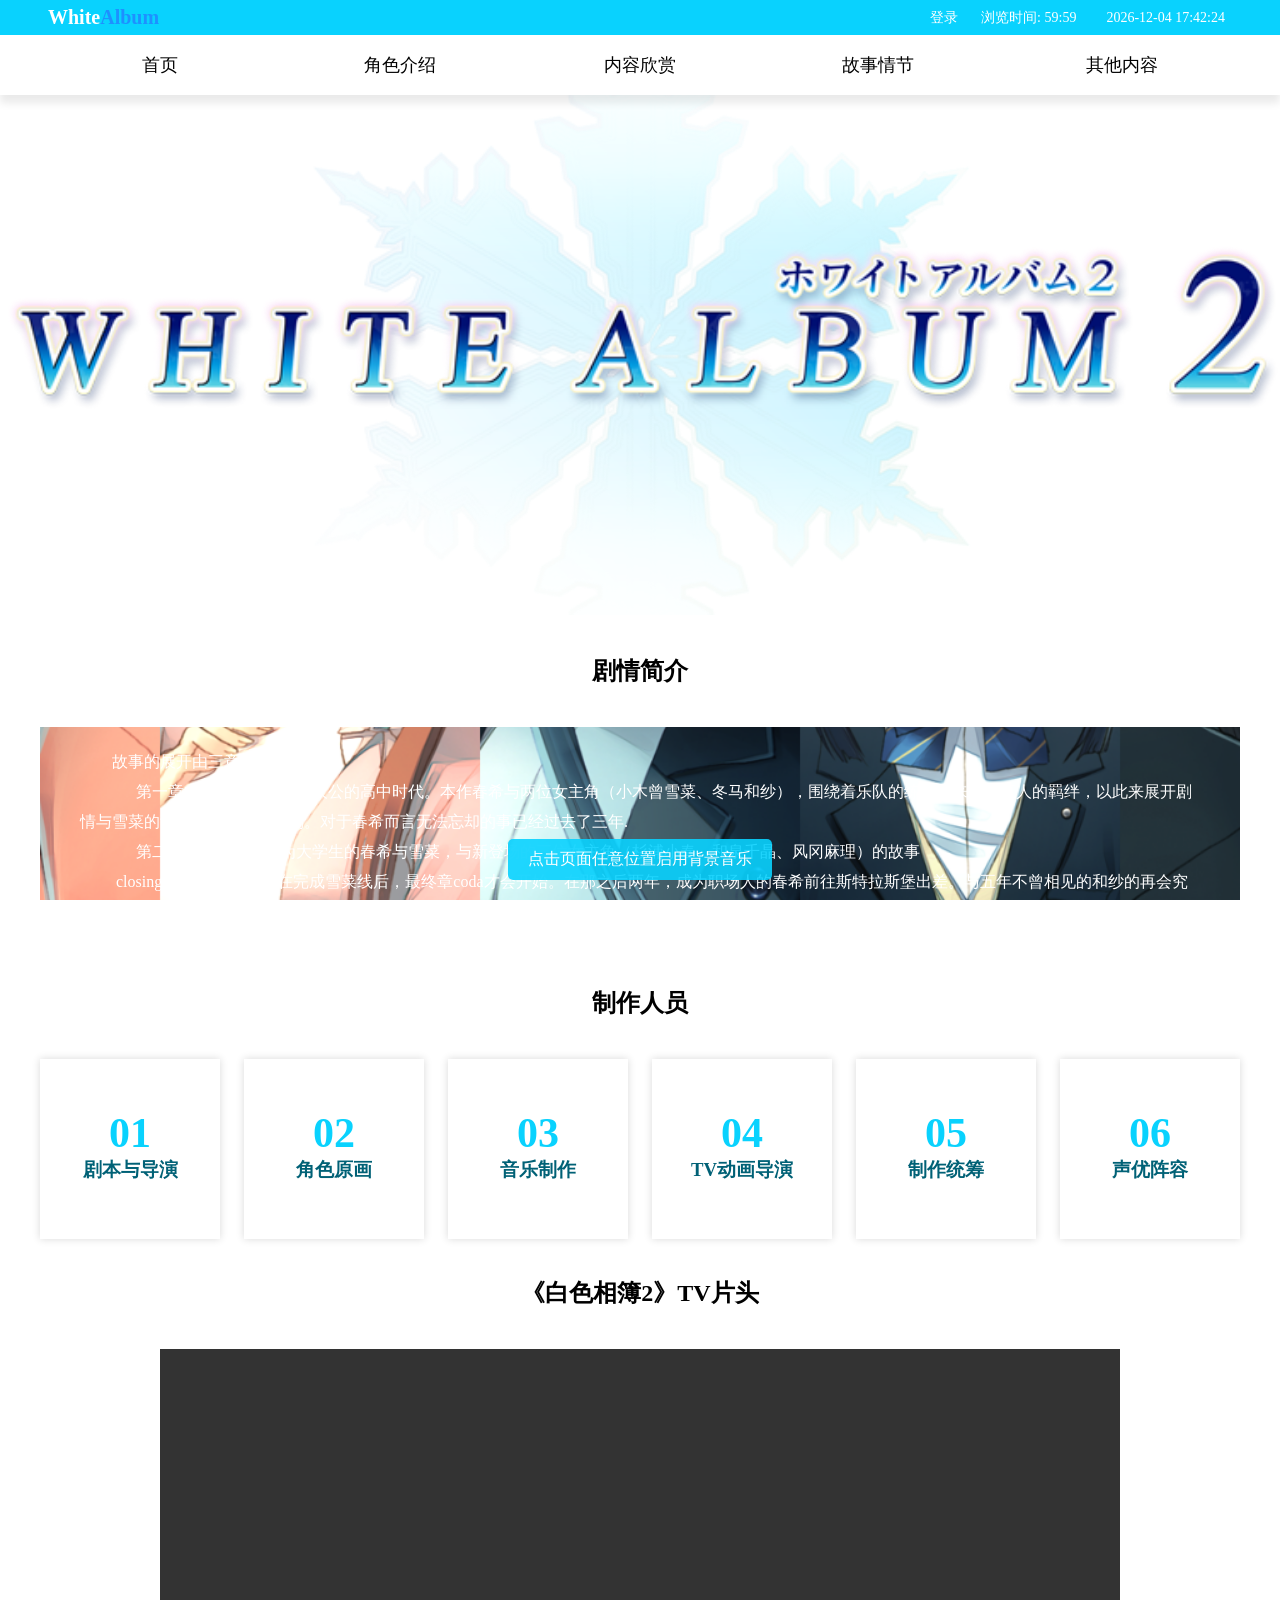
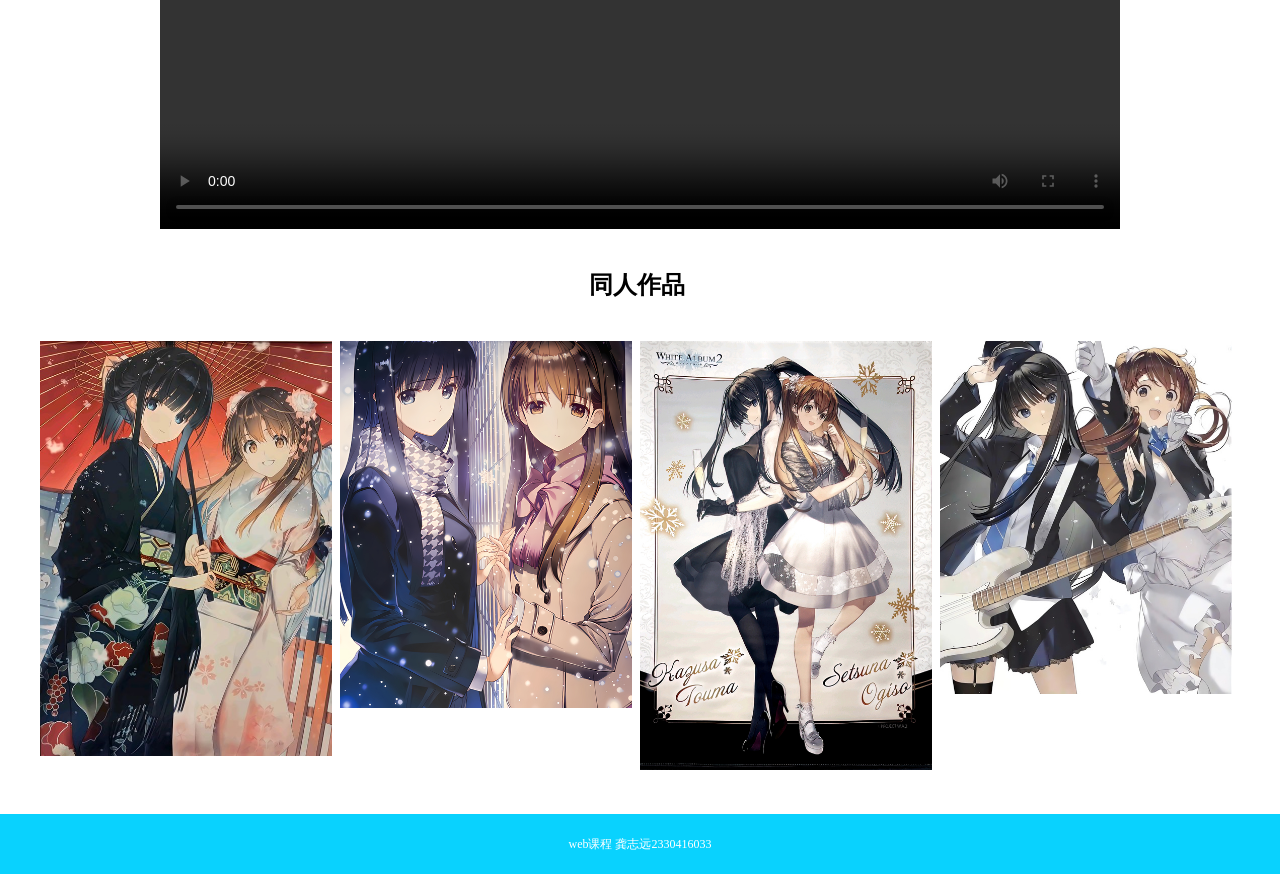
<file: index.html>
<!DOCTYPE html>
<html lang="zh_CN">

<head>
    <meta charset="UTF-8">
    <link rel="stylesheet" href="./css/common.css">
    <link rel="stylesheet" href="./css/index.css">
    <title>白色相簿2</title>
</head>

<body>
    <script>
// 统一登录状态管理
document.addEventListener('DOMContentLoaded', function() {
  const isLoggedIn = sessionStorage.getItem('isLoggedIn') === 'true';
  const loginLink = document.getElementById('loginLink');
  const logoutPanel = document.getElementById('logoutPanel');
  const logoutLink = document.getElementById('logoutLink');
  const registerItem = document.getElementById('registerItem');
  
  if (isLoggedIn) {
    loginLink.style.display = 'none';
    logoutPanel.style.display = 'block';
    if(registerItem) registerItem.style.display = 'none';
  } else {
    loginLink.style.display = 'block';
    logoutPanel.style.display = 'none';
    if(registerItem) registerItem.style.display = 'list-item';
  }
  
  if (logoutLink) {
    logoutLink.addEventListener('click', function(e) {
      e.preventDefault();
      sessionStorage.removeItem('isLoggedIn');
      window.location.reload();
    });
  }
});
</script>
	<audio id="bgm" loop style="display: none;">
		<source src="music/white album.ogg" type="audio/ogg">
	</audio>
<div class="top">
  <ul class="loginbar clearboth container" id="mainLoginBar">
    <li><a href="index.html">White<span>Album</span></a></li>
    <li id="loginStatusItem">
      <a href="login.html" id="loginLink">登录</a>
      <div id="logoutPanel" style="display: none;">
        <span>已登录</span>
        <a href="#" id="logoutLink">注销</a>
      </div>
    </li>
  </ul>
</div>
    <div id="header">
        <ul class="nav clearboth container">
            <li><a href="index.html">首页</a></li>
            <li><a href="role.html">角色介绍</a></li>
            <li><a href="appreciate.html">内容欣赏</a></li>
            <li><a href="story.html">故事情节&nbsp;</a></li>
            <li><a href="others.html">&nbsp;其他内容</a></li>
        </ul>
    </div>
    <div class="banner-wrapper clear"></div>
    <div class="container">
        <div class="column-title">
            <h2>剧情简介</h2>
        </div>
        <div class="column-one-content">
            <div class="column-one-text column-text">
              <p>故事的展开由三章组成:</p>
              <p>&nbsp; &nbsp; &nbsp; 第一章中所描绘的是，主人公的高中时代。本作春希与两位女主角（小木曾雪菜、冬马和纱），围绕着乐队的练习，来增进三人的羁绊，以此来展开剧情与雪菜的背叛，和和纱的告别。对于春希而言无法忘却的事已经过去了三年.</p>
              <p>&nbsp; &nbsp; &nbsp; 第二章描绘的是，作为大学生的春希与雪菜，与新登场的三位女主角（杉浦小春、和泉千晶、风冈麻理）的故事</p>
			  <p>&nbsp;closing chapter中，只有在完成雪菜线后，最终章coda才会开始。在那之后两年，成为职场人的春希前往斯特拉斯堡出差。与五年不曾相见的和纱的再会究竟是……</p>
            </div>
        </div>
			<div class="column-two clearboth">
		<div class="column-title">
			<h2>制作人员</h2>
		</div>
		<div class="column-two-card left">
			<h2>01</h2>
			<h3>剧本与导演</h3>
			<p>丸户史明（总编剧/导演）</p>
		</div>
		<div class="column-two-card left">
			<h2>02</h2>
			<h3>角色原画</h3>
			<p>なかむらたけし（主原画师）</p>
		</div>
		<div class="column-two-card left">
			<h2>03</h2>
			<h3>音乐制作</h3>
			<p>石川真也、中泽伴行、衣笠道雄</p>
		</div>
		<div class="column-two-card left">
			<h2>04</h2>
			<h3>TV动画导演</h3>
			<p>安藤正臣（SATELIGHT制作）</p>
		</div>
		<div class="column-two-card left">
			<h2>05</h2>
			<h3>制作统筹</h3>
			<p>下川直哉（Aquaplus社长）</p>
		</div>
		<div class="column-two-card right">
			<h2>06</h2>
			<h3>声优阵容</h3>
			<p>米泽圆（雪菜）<br>生天目仁美（冬马）<br>水岛大宙（春希）</p>
		</div>
	</div>
        <div class="column-three clear">
            <div class="column-title">
                <h2>《白色相簿2》TV片头</h2>
            </div>
            <div class="index-video">
              <video src="video/tvoplow.mp4" width="100%" height="100%" controls></video>
            </div>
        </div>
        <div class="column-four">
            <div class="column-title">
                <h2>同人作品&nbsp;</h2>
            </div>
            <div class="column-four-content clearboth">
                <div class="column-four-img"><img src="image/tr1.jpg" width="100%" height="100%" alt=""/> </div>
                <div class="column-four-img"><img src="image/tr2.jpg" width="100%" height="100%" alt=""/> </div>
                <div class="column-four-img"><img src="image/tr3.jpg" width="100%" height="100%" alt=""/> </div>
                <div class="column-four-img"><img src="image/tr5.jpg" width="100%" height="100%" alt=""/> </div>
            </div>
        </div>
    </div>
    <div class="copyright">
      web课程 龚志远2330416033
  </div>
	
<script src="./js/index.js"></script>
</body>

</html>
</file>
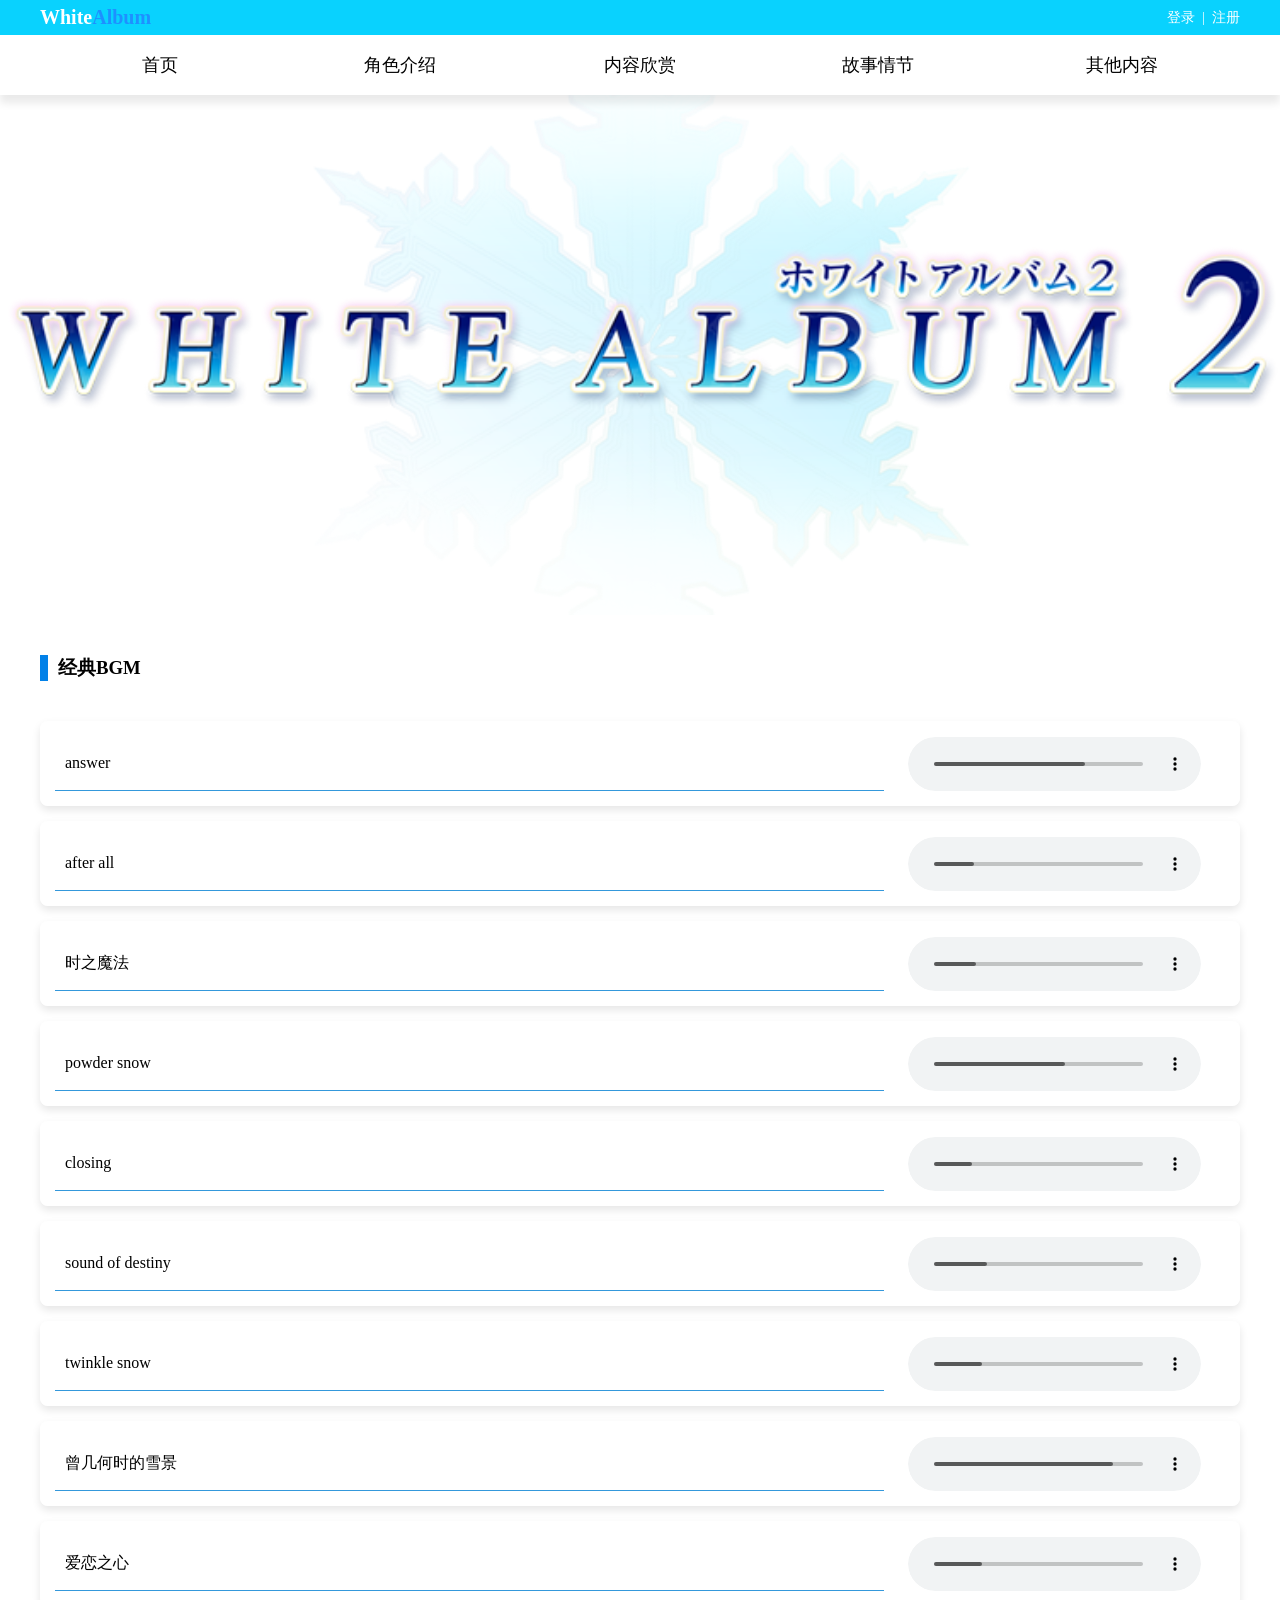
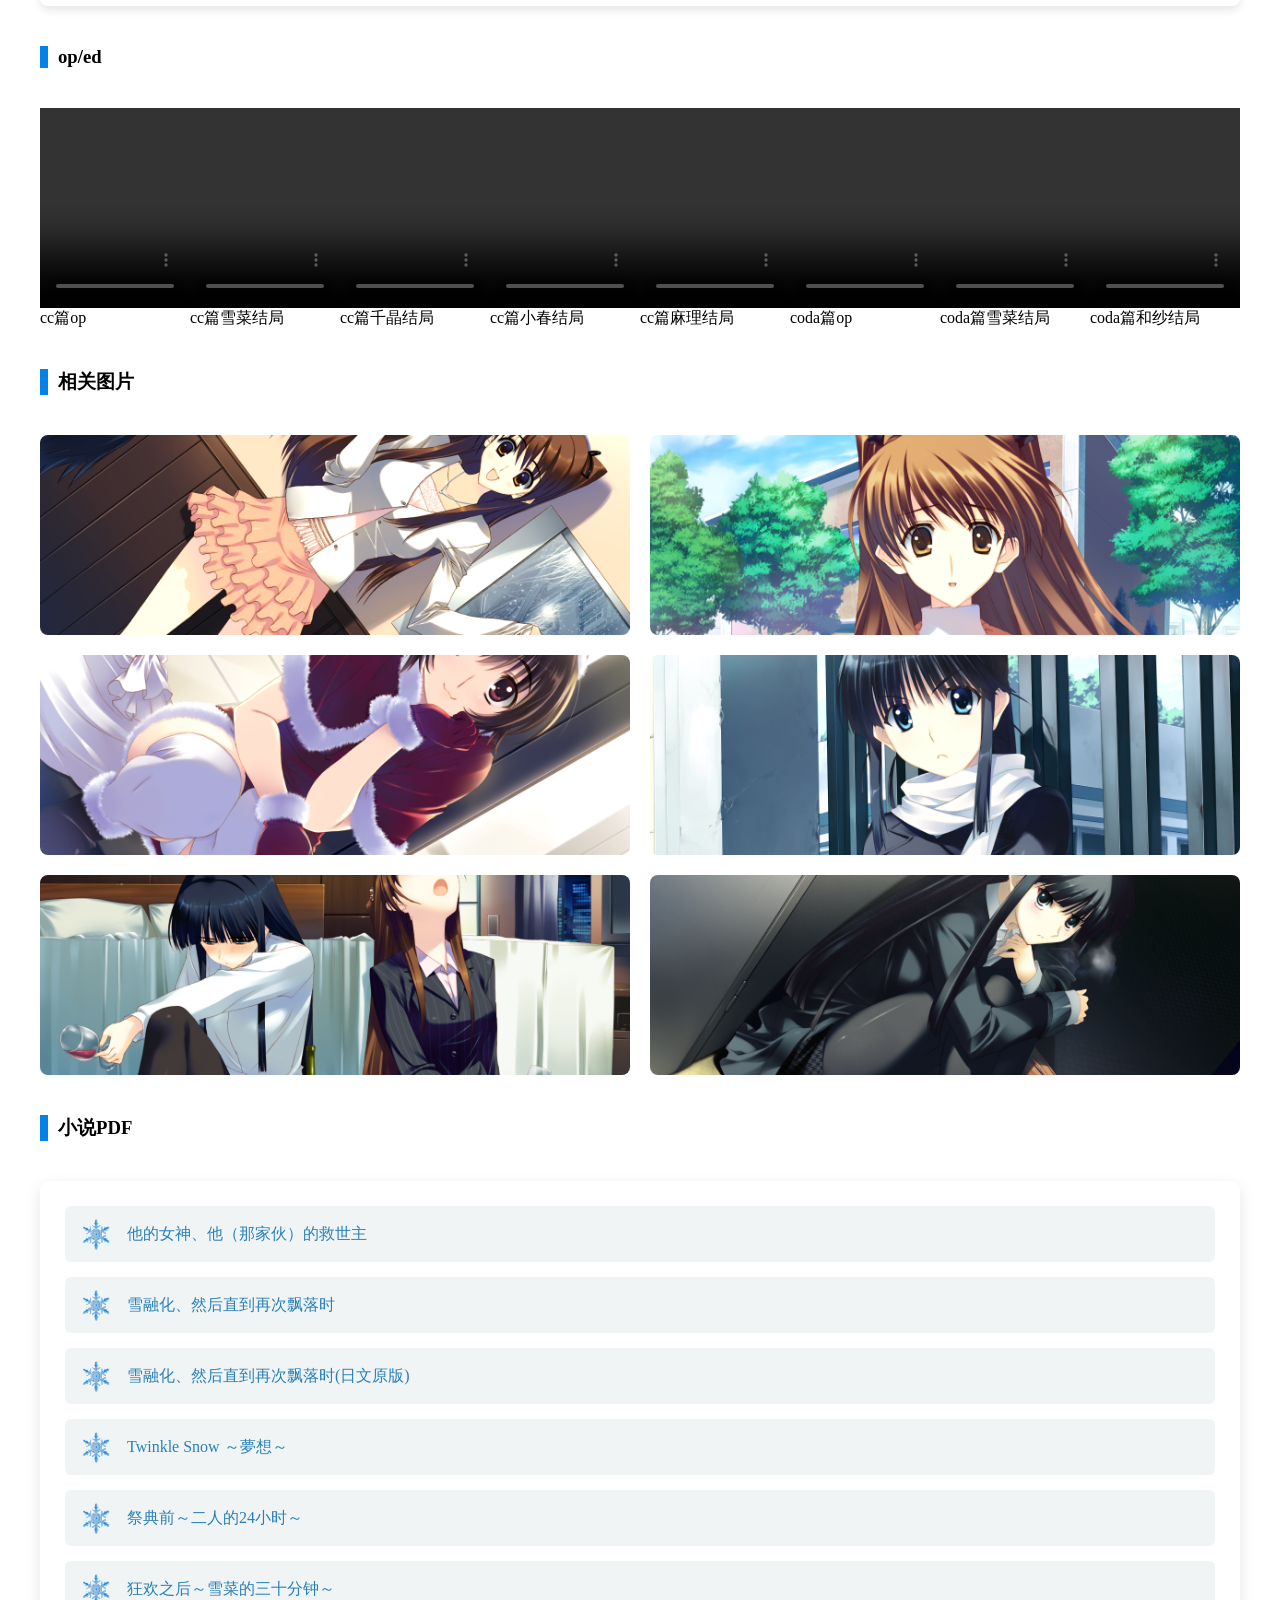
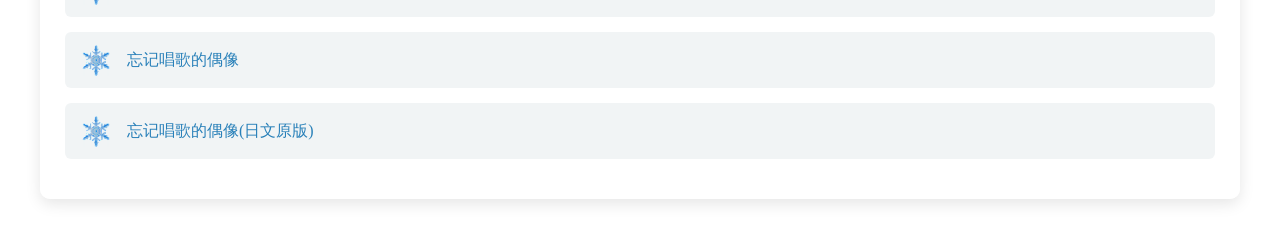
<file: appreciate.html>
<!doctype html>
<html>
<head>
<meta charset="UTF-8">
<link rel="stylesheet" href="./css/common.css">
<link rel="stylesheet" href="css/appreciate.css">
<title>内容欣赏</title>
</head>

<body>
    <div class="top">
        <ul class="loginbar clearboth container">
            <li><a href="index.html">White<span>Album</span></a></li>
            <li>&nbsp;&nbsp;|&nbsp;&nbsp;<a href="register.html">注册</a></li>
            <li><a href="login.html">登录</a></li>
        </ul>
    </div>
    <div id="header">
        <ul class="nav clearboth container">
            <li><a href="index.html">首页</a></li>
            <li><a href="role.html">角色介绍</a></li>
            <li><a href="appreciate.html">内容欣赏</a></li>
            <li><a href="story.html">故事情节&nbsp;</a></li>
            <li><a href="others.html">&nbsp;其他内容</a></li>
        </ul>
    </div>
	<div class="banner-wrapper clear"></div>
	    <div class="container">
        <div class="column-title">
            <h3>经典BGM</h3>
        </div>
        <div class="video-column-music">
            <ul>
                <li>
                    <p>answer</p>
                    <audio src="music/answer.ogg" controls></audio>
                </li>
                <li>
                    <p>after all</p>
                    <audio src="music/after all.ogg" controls></audio>
                </li>
                <li>
                    <p>时之魔法</p>
                    <audio src="music/时之魔法.ogg" controls></audio>
                </li>
                <li>
                    <p>powder snow</p>
                    <audio src="music/powder snow 雪菜.ogg" controls></audio>
                </li>
                <li>
                    <p>closing</p>
                    <audio src="music/closing.ogg" controls></audio>
                </li>
                <li>
                    <p>sound of destiny</p>
                    <audio src="music/sound of destiny.ogg" controls></audio>
                </li>
                <li>
                    <p>twinkle snow</p>
                    <audio src="music/twinkle snow.ogg" controls></audio>
                </li>
				<li>
                    <p>曾几何时的雪景</p>
                    <audio src="music/いつか見た景色 (曾几何时的雪景).ogg" controls></audio>
                </li>
				<li>
                    <p>爱恋之心</p>
                    <audio src="music/「愛する心」(爱恋之心).ogg" controls></audio>
                </li>
            </ul>
        </div>
        <div class="column-title">
            <h3>op/ed</h3>
        </div>
        <div class="video-clip-card-wrapper flexbox">
            <div class="video-clip-card">
                <div class="video-clip-v">
                    <video src="video/ccop.mp4" controls width="100%" height="135px"></video>
                </div>
                <div class="video-clip-t">
                    <p>cc篇op</p>
                </div>
            </div>
            <div class="video-clip-card">
                <div class="video-clip-v">
                    <video src="video/ccset.mp4" controls width="100%" height="135px"></video>
                </div>
                <div class="video-clip-t">
                    <p>cc篇雪菜结局</p>
                </div>
            </div>
            <div class="video-clip-card">
                <div class="video-clip-v">
                    <video src="video/cccj.mp4" controls width="100%" height="135px"></video>
                </div>
                <div class="video-clip-t">
                    <p>cc篇千晶结局</p>
                </div>
            </div>
            <div class="video-clip-card">
                <div class="video-clip-v">
                    <video src="video/ccchun.mp4" controls width="100%" height="135px"></video>
                </div>
                <div class="video-clip-t">
                    <p>cc篇小春结局</p>
                </div>
            </div>
            <div class="video-clip-card">
                <div class="video-clip-v">
                    <video src="video/ccmali.mp4" controls width="100%" height="135px"></video>
                </div>
                <div class="video-clip-t">
                    <p>cc篇麻理结局</p>
                </div>
            </div>
            <div class="video-clip-card">
                <div class="video-clip-v">
                    <video src="video/codaop.mp4" controls width="100%" height="135px"></video>
                </div>
                <div class="video-clip-t">
                    <p>coda篇op</p>
                </div>
            </div>
            <div class="video-clip-card">
                <div class="video-clip-v">
                    <video src="video/codaset.mp4" controls width="100%" height="135px"></video>
                </div>
                <div class="video-clip-t">
                    <p>coda篇雪菜结局</p>
                </div>
            </div>
            <div class="video-clip-card">
                <div class="video-clip-v">
                    <video src="video/codakaz.mp4" controls width="100%" height="135px"></video>
                </div>
                <div class="video-clip-t">
                    <p>coda篇和纱结局</p>
                </div>
            </div>
        </div>
		<!-- 新增图片区块 -->
		<div class="column-title">
			<h3>相关图片</h3>
		</div>
		<div class="image-gallery flexbox">
			<div class="gallery-item">
				<img src="image/v100200.png" 
				data-images="image/v100301.png,image/v100400.png,image/v101400.png,image/v102000.png" 	 
				alt="IC">
			</div>
			<div class="gallery-item">
				<img src="image/v200200.png" 
				data-images="image/v200001.png,image/v200300.png,image/v200201.png,image/v200302.png,image/v200500.png,image/v201801.png" 
				alt="CC雪菜">
			</div>
			<div class="gallery-item">
				<img src="image/v204600.png" 
				data-images="image/v203100.png,image/v204700.png,image/v220400.png,image/v204700.png,image/v204200.png" 
				alt="CC千晶">
			</div>
			<div class="gallery-item">
				<img src="image/v203000.png"
				data-images="image/v200101.png,image/v202000.png,image/v202900.png,image/v202901.png" 
				alt="CC小春">
			</div>
			<div class="gallery-item">
				<img src="image/v208000.png" 
				data-images="image/v208102.png,image/v208800.png,image/v211100.png,image/v211000.png,image/v220601.png" 
				alt="coda雪菜">
			</div>
			<div class="gallery-item">
				<img src="image/v207300.png" 
				data-images="image/v206100.png,image/v220500.png,image/v207200.png,image/v210900.png,image/v210200.png" 
				alt="coda冬马">
			</div>
		</div>

		<!-- 新增PDF区块 -->
		<div class="column-title">
			<h3>小说PDF</h3>
		</div>
		<div class="pdf-section">
			<div class="pdf-item">
				<a href="pdf/他的女神、他（那家伙）的救世主.pdf" class="pdf-link">
					<img src="image/icon.png" class="pdf-icon" alt="图标">
					他的女神、他（那家伙）的救世主
				</a>
			</div>
			<div class="pdf-item">
				<a href="pdf/雪融化、然后直到再次飘落时.pdf" class="pdf-link">
					<img src="image/icon.png" class="pdf-icon" alt="图标">
					雪融化、然后直到再次飘落时
				</a>
			</div>
			<div class="pdf-item">
				<a href="pdf/特典ノベル1『雪が解け、そして雪が降るまで』.pdf" class="pdf-link">
					<img src="image/icon.png" class="pdf-icon" alt="图标">
					雪融化、然后直到再次飘落时(日文原版)
				</a>
			</div>
			<div class="pdf-item">
				<a href="pdf/Twinkle Snow ～夢想～.pdf" class="pdf-link">
					<img src="image/icon.png" class="pdf-icon" alt="图标">
					Twinkle Snow ～夢想～
				</a>
			</div>
			<div class="pdf-item">
				<a href="pdf/祭典前～二人的24小时～.pdf" class="pdf-link">
					<img src="image/icon.png" class="pdf-icon" alt="图标">
					祭典前～二人的24小时～
				</a>
			</div>
			<div class="pdf-item">
				<a href="pdf/狂欢之后～雪菜的三十分钟～.pdf" class="pdf-link">
					<img src="image/icon.png" class="pdf-icon" alt="图标">
					狂欢之后～雪菜的三十分钟～
				</a>
			</div>
			<div class="pdf-item">
				<a href="pdf/忘记唱歌的偶像.pdf" class="pdf-link">
					<img src="image/icon.png" class="pdf-icon" alt="图标">
					忘记唱歌的偶像
				</a>
			</div>
			<div class="pdf-item">
				<a href="pdf/特典ノベル2『歌を忘れた偶像（アイドル）』.pdf" class="pdf-link">
					<img src="image/icon.png" class="pdf-icon" alt="图标">
					忘记唱歌的偶像(日文原版)
				</a>
			</div>
		</div>
    </div>
<script src="./js/appreciate.js"></script>
</body>
</html>
</file>
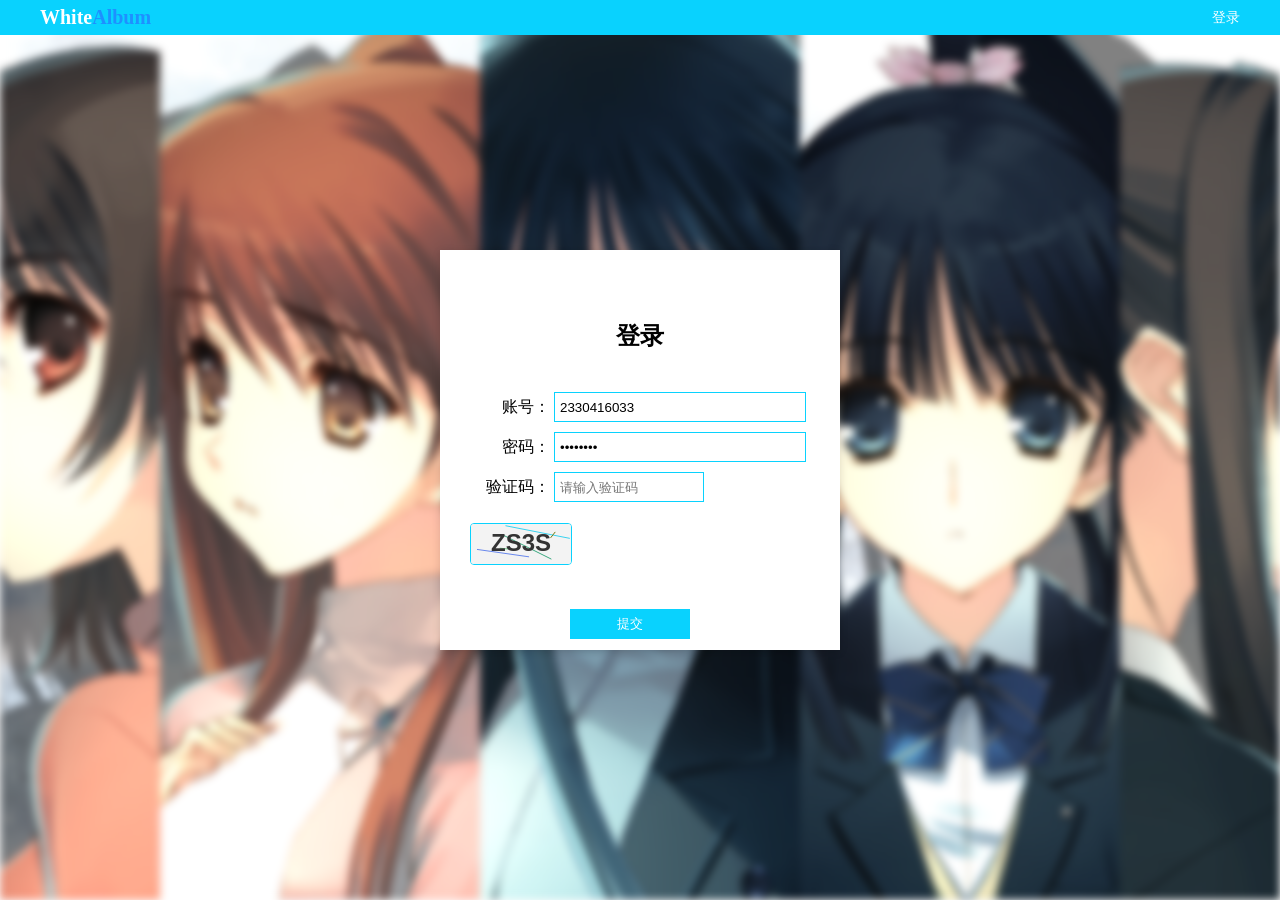
<file: login.html>
<!DOCTYPE html>
<html lang="zh_CN">
<head>
    <meta charset="UTF-8">
    <link rel="stylesheet" href="./css/common.css">
    <link rel="stylesheet" href="css/loginregister.css">
    <title>登录</title>
</head>
<body>
    <div id="bg-box">
        <div class="top">
            <ul class="loginbar clearboth container">
                <li><a href="index.html">White<span>Album</span></a></li>
                <li id="loginStatusItem">
                    <a href="login.html" id="loginLink">登录</a>
                    <div id="logoutPanel" style="display: none;">
                        <span>已登录</span>
                        <a href="#" id="logoutLink">注销</a>
                    </div>
                </li>
            </ul>
        </div>
        <form action="javascript:void(0);" method="POST" class="rigister-form" id="loginForm">
            <h2>登录</h2>
            <div id="loginError" class="error-message" style="text-align: center; color: red; margin-bottom: 15px; display: none;"></div>
            <div class="account-bar">
                <label for="loginAccount">账号：</label>
                <input type="text" id="loginAccount" name="loginAccount" value="2330416033" readonly>
            </div>
            <div class="account-bar">
                <label for="loginPassword">密码：</label>
                <input type="password" id="loginPassword" name="loginPassword" value="password" readonly>
            </div>
            <div class="account-bar">
                <label for="captcha">验证码：</label>
                <input type="text" id="captcha" name="captcha" placeholder="请输入验证码">
                <div class="error-message" id="captchaError"></div>
                <div id="captchaContainer" style="display: inline-block; margin-left: 10px; vertical-align: middle;"></div>
            </div>
            <div class="submit-bar"><input type="submit" value="提交"></div>
        </form>
    </div>
    
    <script>

        // 生成验证码
        function generateCaptcha() {
            const chars = '0123456789ABCDEFGHIJKLMNOPQRSTUVWXYZ';
            let captcha = '';
            for (let i = 0; i < 4; i++) {
                captcha += chars.charAt(Math.floor(Math.random() * chars.length));
            }
            return captcha;
        }

        // 显示验证码
        function displayCaptcha(captcha) {
            const container = document.getElementById('captchaContainer');
            container.innerHTML = '';
            const canvas = document.createElement('canvas');
            canvas.width = 100;
            canvas.height = 40;
            const ctx = canvas.getContext('2d');
            
            // 背景
            ctx.fillStyle = '#f3f3f3';
            ctx.fillRect(0, 0, canvas.width, canvas.height);
            
            // 干扰线
            for (let i = 0; i < 5; i++) {
                ctx.strokeStyle = `rgb(${Math.random() * 255},${Math.random() * 255},${Math.random() * 255})`;
                ctx.beginPath();
                ctx.moveTo(Math.random() * canvas.width, Math.random() * canvas.height);
                ctx.lineTo(Math.random() * canvas.width, Math.random() * canvas.height);
                ctx.stroke();
            }
            
            // 验证码文本
            ctx.font = 'bold 24px Arial';
            ctx.fillStyle = '#333';
            ctx.textAlign = 'center';
            ctx.textBaseline = 'middle';
            ctx.fillText(captcha, canvas.width / 2, canvas.height / 2);
            
            container.appendChild(canvas);
            return captcha;
        }

        // 初始化页面
        document.addEventListener('DOMContentLoaded', function() {
            // 检查登录状态
            const isLoggedIn = sessionStorage.getItem('isLoggedIn') === 'true';
            if (isLoggedIn) {
                window.location.href = 'index.html';
                return;
            }

            // 生成并显示验证码
            const captcha = generateCaptcha();
            currentCaptcha = displayCaptcha(captcha);

            // 表单提交处理
            document.getElementById('loginForm').addEventListener('submit', function(e) {
                e.preventDefault();
                
                const captchaInput = document.getElementById('captcha').value.trim();
                const errorElement = document.getElementById('captchaError');
                
                // 清除错误信息
                errorElement.textContent = '';
                
                // 验证验证码
                if (captchaInput.toUpperCase() !== currentCaptcha) {
                    errorElement.textContent = '验证码错误';
                    // 刷新验证码
                    currentCaptcha = displayCaptcha(generateCaptcha());
                    return;
                }
                
                // 登录成功
                sessionStorage.setItem('isLoggedIn', 'true');
                window.location.href = 'index.html';
            });
        });
        
    </script>
</body>
</html>
</file>
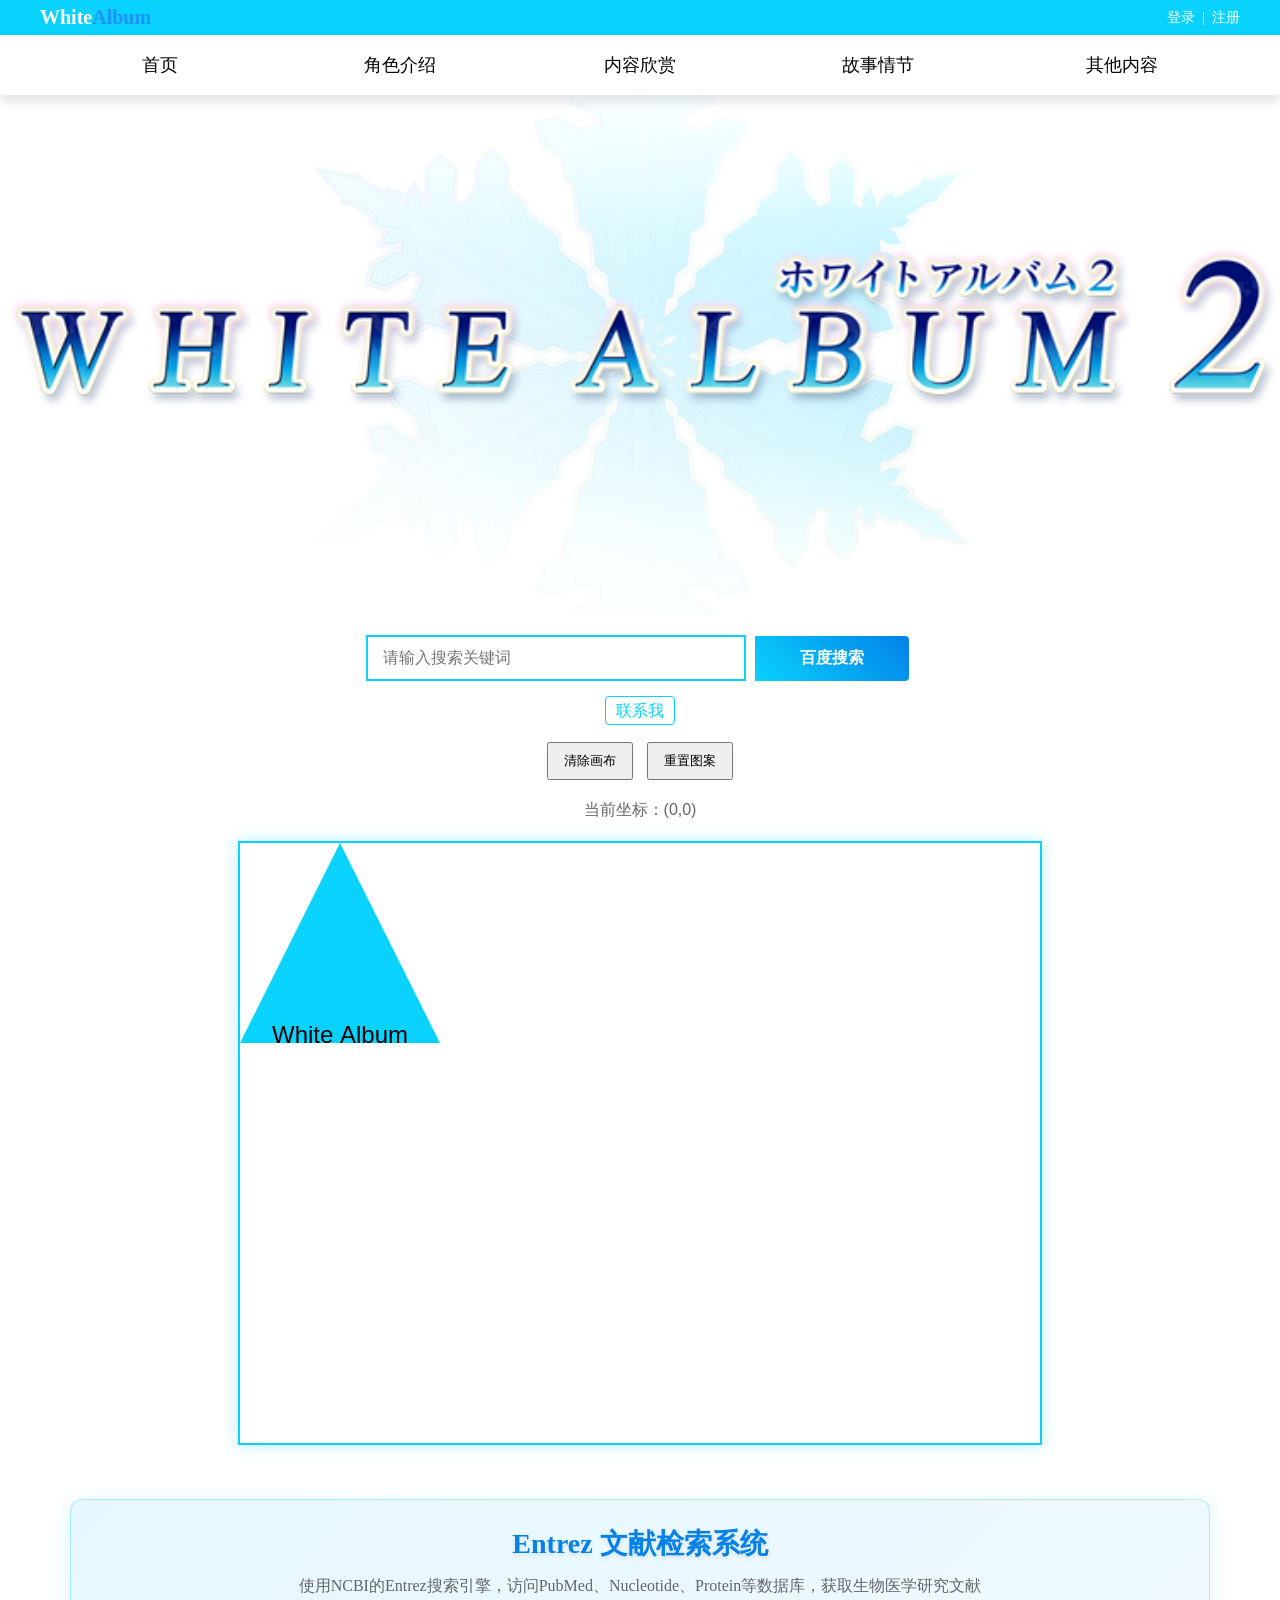
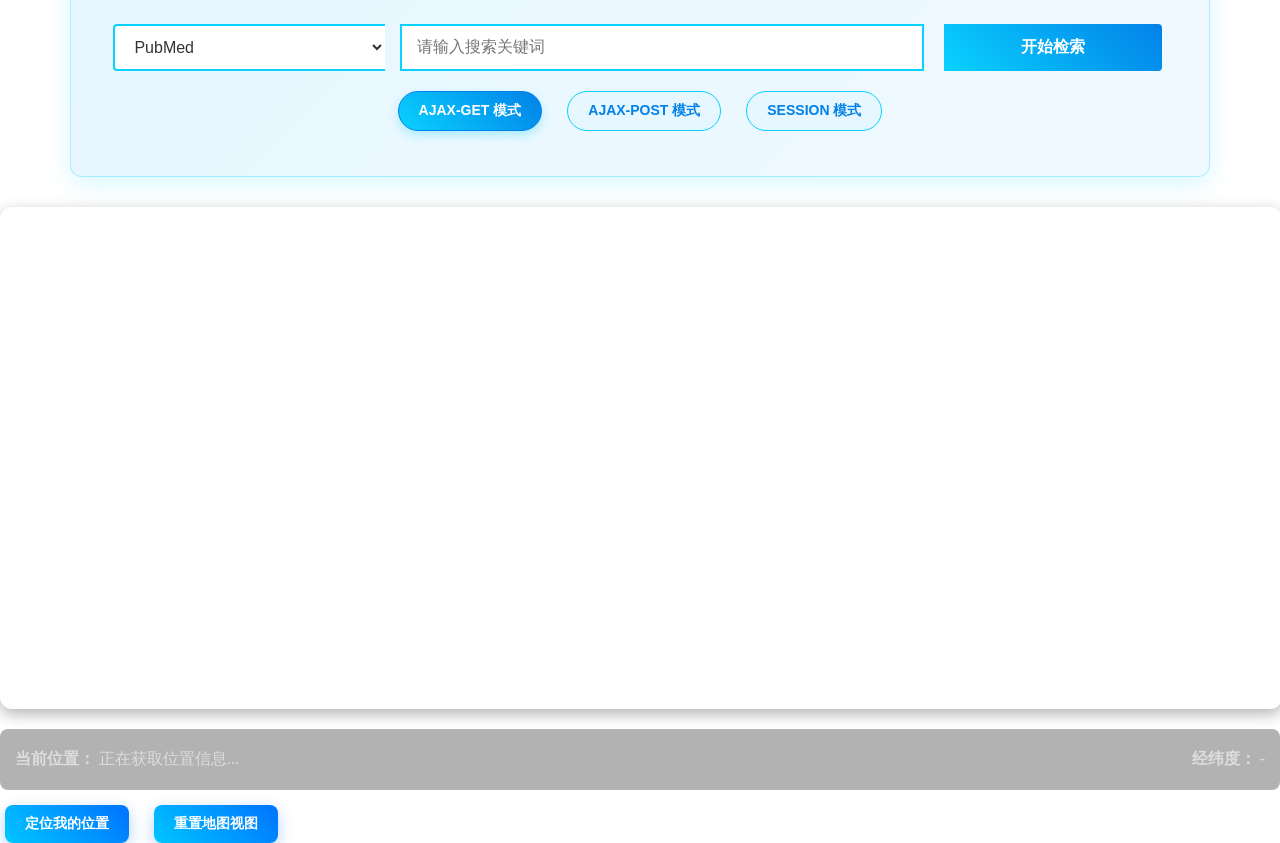
<file: others.html>
<!DOCTYPE html>
<html>
<head>
    <meta charset="UTF-8">
	<link rel="stylesheet" href="./css/common.css">
    <link rel="stylesheet" href="./css/others.css">
    <title>其他内容</title>
	<script type="text/javascript" src="https://api.map.baidu.com/api?v=3.0&ak=2xNzVp94n5zLXKDdaG3wi4N0wNVgiGpa"></script>
</head>
<body>
	<div class="top">
	<ul class="loginbar clearboth container">
		<li><a href="index.html">White<span>Album</span></a></li>
		<li>&nbsp;&nbsp;|&nbsp;&nbsp;<a href="register.html">注册</a></li>
		<li><a href="login.html">登录</a></li>
	</ul>
    </div>
    <div id="header">
        <ul class="nav clearboth container">
            <li><a href="index.html">首页</a></li>
            <li><a href="role.html">角色介绍</a></li>
            <li><a href="appreciate.html">内容欣赏</a></li>
            <li><a href="story.html">故事情节&nbsp;</a></li>
            <li><a href="others.html">&nbsp;其他内容</a></li>
        </ul>
    </div>
	<div class="banner-wrapper clear"></div>
	
	<div class="search-container">
		<form action="https://www.baidu.com/s" 
			  method="get" 
			  target="_blank"
			  class="baidu-search">
			<input type="text" 
				   name="wd" 
				   placeholder="请输入搜索关键词"
				   class="search-input">
			<button type="submit" class="search-btn">百度搜索</button>
		</form>
	</div>
	
	<div class="contact-section">
    <a href="mailto:2894107596@qq.com?subject=联系我"
       class="email-link"
       title="联系我">
       联系我
    </a>
	</div>
	<div class="controls">
		<button id="clearBtn">清除画布</button>
		<button id="initBtn">重置图案</button>
	</div>
	
	<div class="coordinates">当前坐标：<span id="pos">(0,0)</span></div>
    <canvas id="drawingCanvas" width="800" height="600"></canvas>
	
	<!-- Entrez 搜索引擎 -->
    <div class="entrez-container">
        <div class="entrez-header">
            <h2>Entrez 文献检索系统</h2>
            <p>使用NCBI的Entrez搜索引擎，访问PubMed、Nucleotide、Protein等数据库，获取生物医学研究文献</p>
        </div>
        
       <form id="entrezSearchForm" class="entrez-form" action="Entrez_do.php" method="post">
            <select name="db" class="search-select" id="databaseSelect">
                <option value="pubmed">PubMed</option>
                <option value="nucleotide">Nucleotide</option>
                <option value="protein">Protein</option>
                <option value="genome">Genome</option>
                <option value="structure">Structure</option>
                <option value="taxonomy">Taxonomy</option>
            </select>
            <input type="text" name="term" placeholder="请输入搜索关键词" class="search-input" id="searchTerm">
            <button type="submit" class="search-btn">开始检索</button>
        </form>
        
        <div class="mode-selector">
            <button class="mode-btn active" data-mode="get">AJAX-GET 模式</button>
            <button class="mode-btn" data-mode="post">AJAX-POST 模式</button>
            <button class="mode-btn" data-mode="session">SESSION 模式</button>
        </div>
        
        <div class="error-message" id="errorMessage"></div>
        
        <div class="loading" id="loadingIndicator">
            <div class="spinner"></div>
            <p>正在检索文献，请稍候...</p>
        </div>
        
        <div class="results-container" id="resultsContainer">
            <div class="results-header">
                <div class="results-count" id="resultsCount">找到 0 条结果</div>
            </div>
            <div id="resultsList"></div>
            <div class="pagination" id="pagination"></div>
        </div>
        
        <div class="deep-mining" id="deepMining">
            <h3>深度文献挖掘工具</h3>
            <div class="tool-container">
                <button class="tool-btn" data-tool="summary">
                    <i class="fas fa-file-alt"></i> 获取摘要
                </button>
                <button class="tool-btn" data-tool="related">
                    <i class="fas fa-link"></i> 相关文献
                </button>
                <button class="tool-btn" data-tool="citations">
                    <i class="fas fa-quote-right"></i> 引用文献
                </button>
                <button class="tool-btn" data-tool="similar">
                    <i class="fas fa-copy"></i> 相似文献
                </button>
                <button class="tool-btn" data-tool="download">
                    <i class="fas fa-download"></i> 下载数据
                </button>
            </div>
        </div>
    </div>


	<!-- 在HTML中添加地图容器 -->
	<div id="map-container"></div>
	<div class="location-info">
		<p><strong>当前位置：</strong> <span id="current-location">正在获取位置信息...</span></p>
		<p><strong>经纬度：</strong> <span id="coordinates">-</span></p>
		
	</div>
	<div class="map-controls">
		<button id="locate-btn">定位我的位置</button>
		<button id="reset-map">重置地图视图</button>
	</div>

	<script src="./js/others.js"></script>

</body>
</html>
</file>
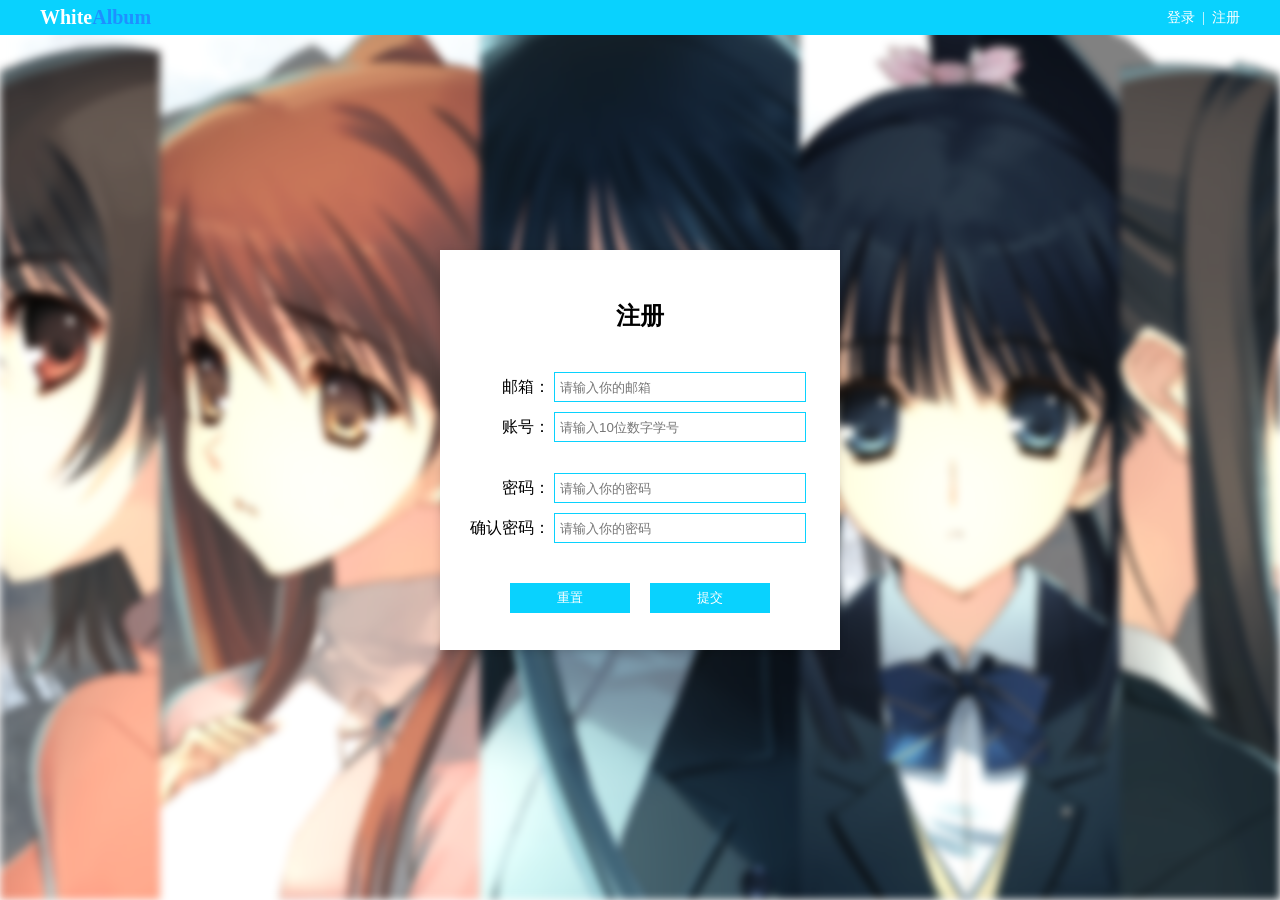
<file: register.html>
<!DOCTYPE html>
<html lang="zh_CN">
<head>
    <meta charset="UTF-8">
    <link rel="stylesheet" href="./css/common.css">
    <link rel="stylesheet" href="./css/loginregister.css">
    <title>注册</title>
</head>
<body>
    <div id="bg-box">
        <div class="top">
            <ul class="loginbar clearboth container">
                <li><a href="index.html">White<span>Album</span></a></li>
                <li>&nbsp;&nbsp;|&nbsp;&nbsp;<a href="register.html">注册</a></li>
                <li><a href="login.html">登录</a></li>
            </ul>
        </div>
        <form action="register_process.php" method="POST" class="rigister-form login-form" id="registerForm">
            <h2>注册</h2>
            <div id="registerError" class="error-message" style="text-align: center; color: red; margin-bottom: 15px; display: none;"></div>
            <div class="account-bar">
                <label for="registerEmail">邮箱：</label>
                <input type="email" id="registerEmail" name="registerEmail" placeholder="请输入你的邮箱">
            </div>
            <div class="account-bar">
                <label for="registerAccount">账号：</label>
                <input type="text" id="registerAccount" name="registerAccount" placeholder="请输入10位数字学号">
                <div class="error-message" id="registerAccountError"></div>
            </div>
            <div class="account-bar">
                <label for="registerPassword">密码：</label>
                <input type="password" id="registerPassword" name="registerPassword" placeholder="请输入你的密码">
            </div>
            <div class="account-bar">
                <label for="registerConfirm">确认密码：</label>
                <input type="password" id="registerConfirm" name="registerConfirm" placeholder="请输入你的密码">
            </div>
            <div class="submit-bar"><input type="reset" value="重置"><input type="submit" value="提交"></div>
        </form>
    </div>
    
    <script>
        // 显示URL中的错误信息
        const urlParams = new URLSearchParams(window.location.search);
        const error = urlParams.get('error');
        if (error) {
            document.getElementById('registerError').textContent = error;
            document.getElementById('registerError').style.display = 'block';
        }

        document.getElementById('registerForm').addEventListener('submit', function(e) {
            const accountInput = document.getElementById('registerAccount');
            const errorElement = document.getElementById('registerAccountError');
            const account = accountInput.value.trim();
            
            // 清除之前的错误信息
            errorElement.textContent = '';
            accountInput.classList.remove('error');
            
            // 验证学号
            if (!/^\d{10}$/.test(account)) {
                e.preventDefault();
                errorElement.textContent = '学号必须是10位数字';
                accountInput.classList.add('error');
                accountInput.focus();
            }
        });
    </script>
</body>
</html>
</file>
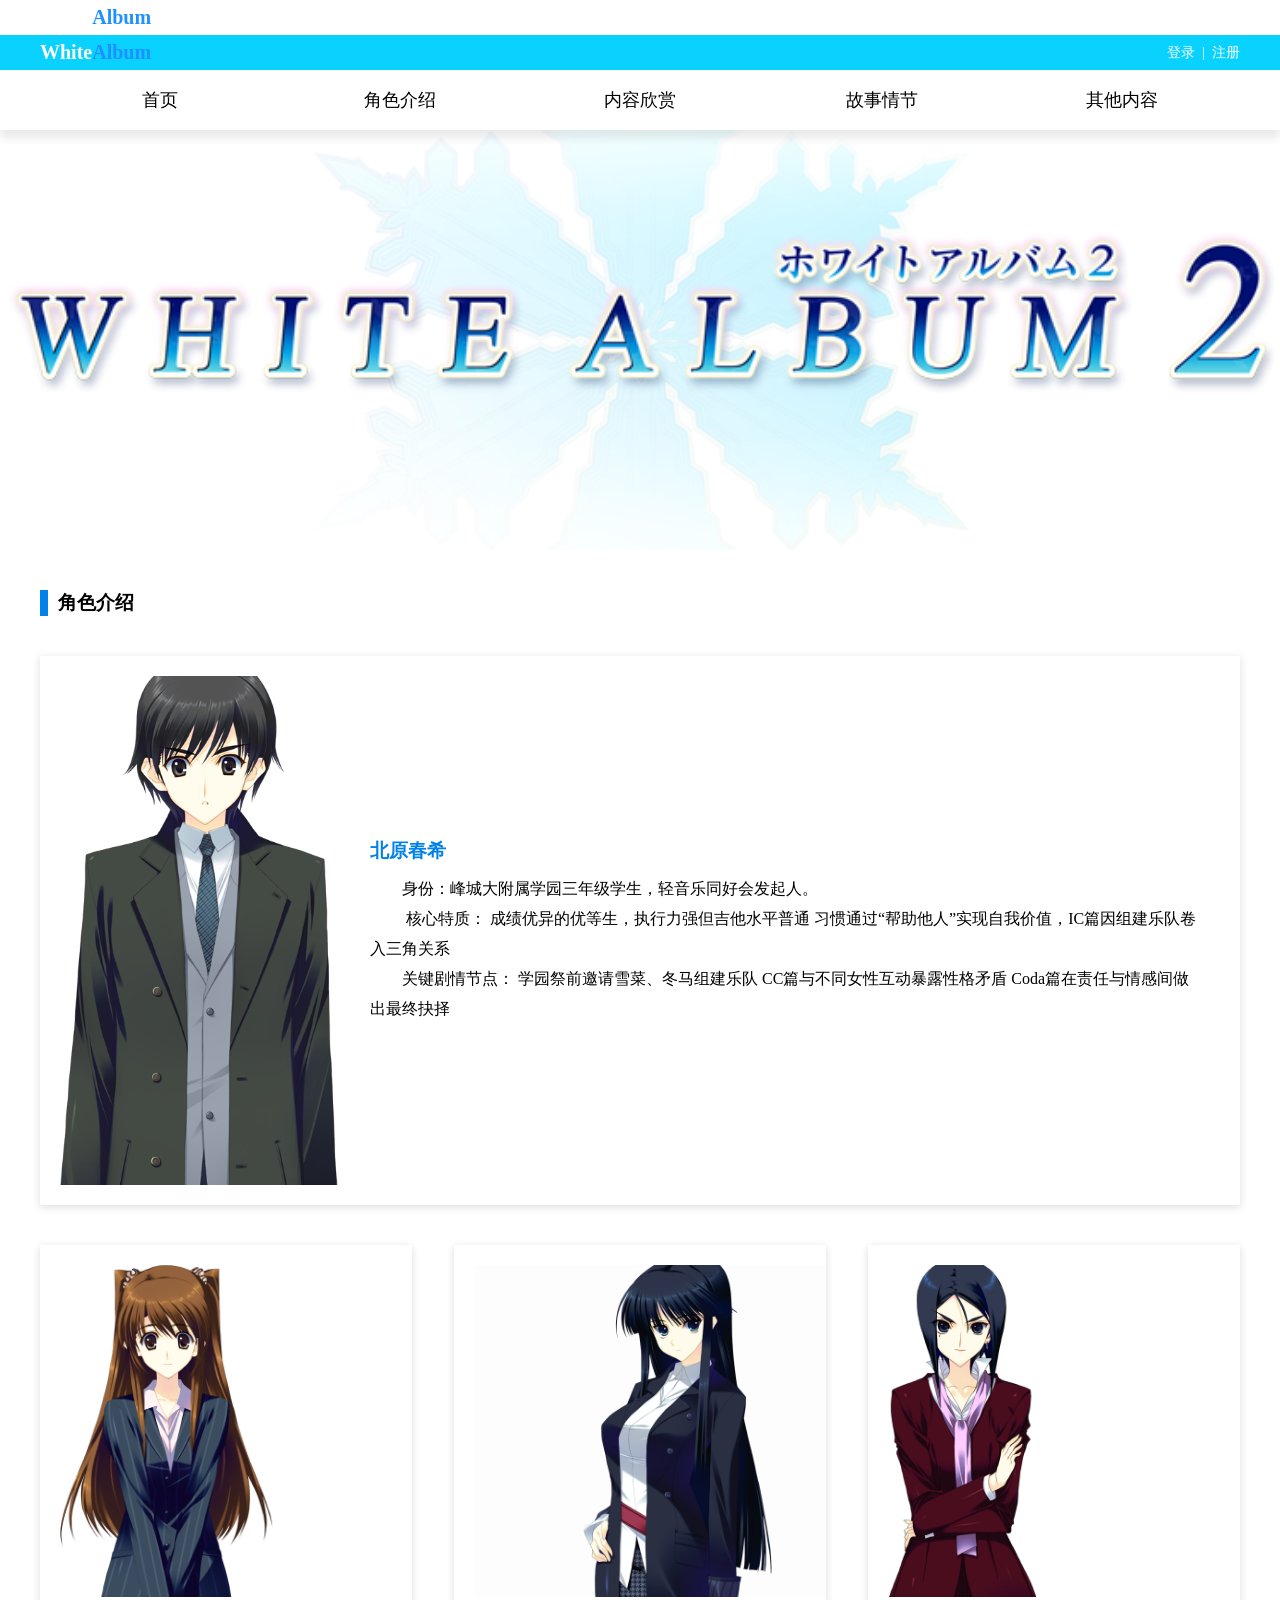
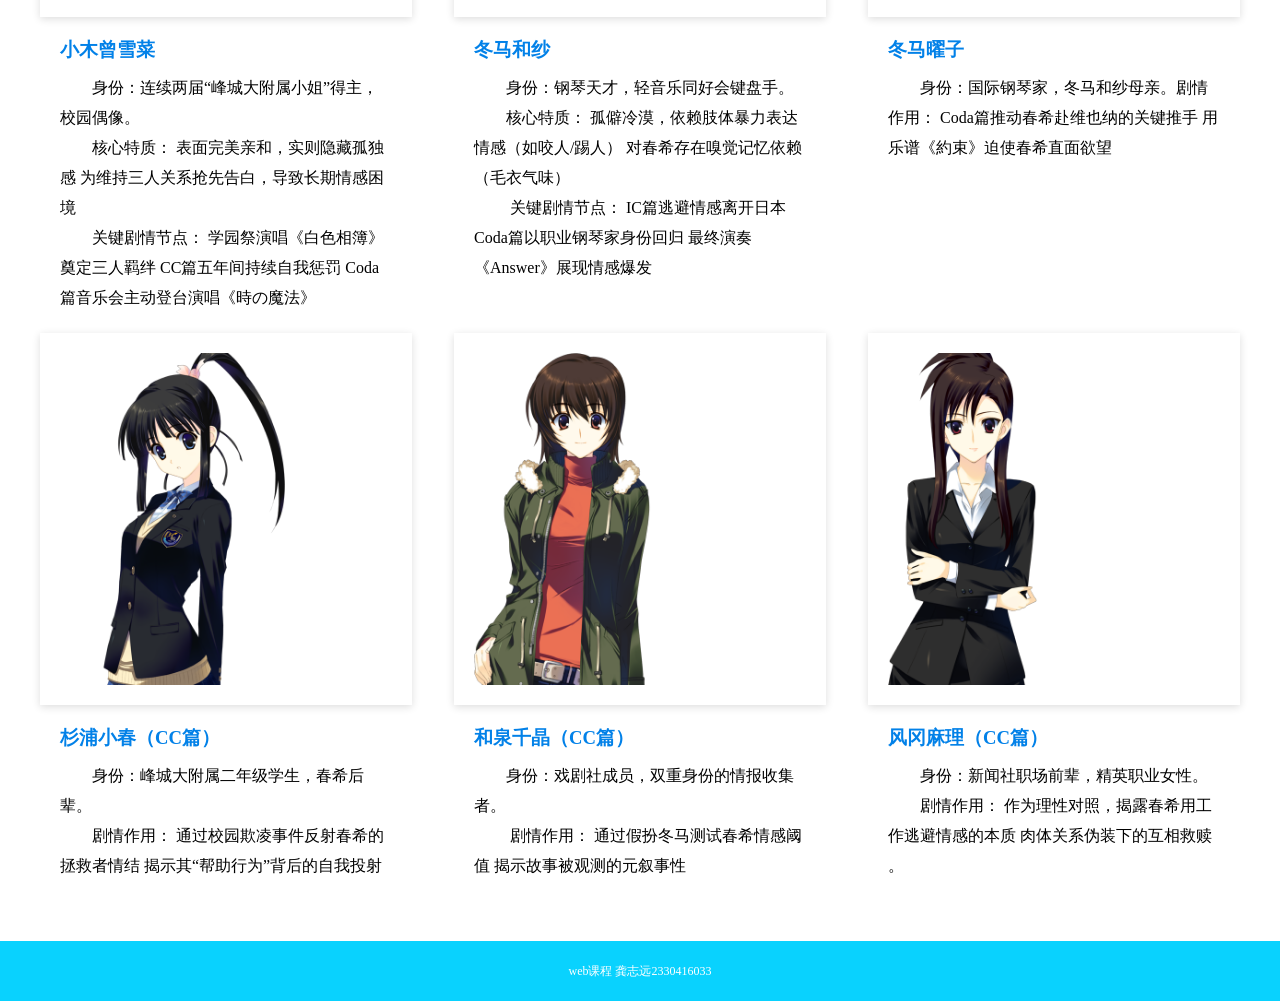
<file: role.html>
<!DOCTYPE html>
<html lang="zh_CN">

<head>
    <meta charset="UTF-8">
    <link rel="stylesheet" href="./css/common.css">
    <link rel="stylesheet" href="./css/role.css">
    <title>角色介绍</title>
    <!-- 在header部分添加登录状态管理 -->
<ul class="loginbar clearboth container">
    <li><a href="index.html">White<span>Album</span></a></li>
    <li id="loginStatusItem">
        <a href="login.html" id="loginLink">登录</a>
        <div id="logoutPanel" style="display: none;">
            <span>已登录</span>
            <a href="#" id="logoutLink">注销</a>
        </div>
    </li>
</ul>

<script>
    // 所有页面的登录状态管理
    document.addEventListener('DOMContentLoaded', function() {
        const isLoggedIn = sessionStorage.getItem('isLoggedIn') === 'true';
        const loginLink = document.getElementById('loginLink');
        const logoutPanel = document.getElementById('logoutPanel');
        const logoutLink = document.getElementById('logoutLink');
        
        if (isLoggedIn) {
            loginLink.style.display = 'none';
            logoutPanel.style.display = 'block';
        } else {
            loginLink.style.display = 'block';
            logoutPanel.style.display = 'none';
        }
        
        // 注销功能
        if (logoutLink) {
            logoutLink.addEventListener('click', function(e) {
                e.preventDefault();
                sessionStorage.removeItem('isLoggedIn');
                window.location.reload();
            });
        }
    });
</script>
</head>

<body>
    <div class="top">
        <ul class="loginbar clearboth container">
            <li><a href="index.html">White<span>Album</span></a></li>
            <li>&nbsp;&nbsp;|&nbsp;&nbsp;<a href="register.html">注册</a></li>
            <li><a href="login.html">登录</a></li>
        </ul>
    </div>
    <div id="header">
        <ul class="nav clearboth container">
            <li><a href="index.html">首页</a></li>
            <li><a href="role.html">角色介绍</a></li>
            <li><a href="appreciate.html">内容欣赏</a></li>
            <li><a href="story.html">&nbsp;故事情节</a></li>
            <li><a href="others.html">&nbsp;其他内容</a></li>
        </ul>
    </div>
    <div class="child-banner clear"></div>
    <div class="container">
        <div class="column-title">
            <h3>角色介绍</h3>
        </div>
        <div class="role-card-wrapper2 flexbox">
            <div class="column-img role-img2">
                <img src="image/har002101.png" alt="">
            </div>
            <div class="column-text role-text">
                <h3>北原春希&nbsp;</h3>
                <p>身份​​：峰城大附属学园三年级学生，轻音乐同好会发起人。</p>
                <p>&nbsp;​​核心特质​​： 成绩优异的优等生，执行力强但吉他水平普通 习惯通过“帮助他人”实现自我价值，IC篇因组建乐队卷入三角关系&nbsp;​​</p>
<p>关键剧情节点​​： 学园祭前邀请雪菜、冬马组建乐队 CC篇与不同女性互动暴露性格矛盾 Coda篇在责任与情感间做出最终抉择 </p>
            </div>
        </div>
        <div class="role-card-wrapper flexbox">
            <div class="role-card">
                <div class="column-img role-img">
                    <img src="image/set025100.png" alt="" height="691">
                </div>
                <div class="column-text role-text">
                    <h3>小木曾雪菜</h3>
                  <p>身份​​：连续两届“峰城大附属小姐”得主，校园偶像。&nbsp;​​</p>
                  <p>核心特质​​： 表面完美亲和，实则隐藏孤独感 为维持三人关系抢先告白，导致长期情感困境&nbsp;​​</p>
                    <p>关键剧情节点​​： 学园祭演唱《白色相簿》奠定三人羁绊 CC篇五年间持续自我惩罚 Coda篇音乐会主动登台演唱《時の魔法》</p>
                </div>
            </div>
            <div class="role-card">
                <div class="column-img role-img">
                    <img src="image/kaz031100.png" alt="">
                </div>
                <div class="column-text role-text">
                    <h3>冬马和纱&nbsp;</h3>
                  <p>​​
                      ​​身份​​：钢琴天才，轻音乐同好会键盘手。
                      ​​</p>
                  <p>核心特质​​：
                      
                      孤僻冷漠，依赖肢体暴力表达情感（如咬人/踢人）
                      对春希存在嗅觉记忆依赖（毛衣气味）</p>
                    <p>&nbsp;​​关键剧情节点​​：
                      IC篇逃避情感离开日本
                      Coda篇以职业钢琴家身份回归
                      最终演奏《Answer》展现情感爆发 </p>
                </div>
            </div>
            <div class="role-card">
                <div class="column-img role-img">
                    <img src="image/you002101.png" alt="">
                </div>
                <div class="column-text role-text">
                    <h3>冬马曜子&nbsp;</h3>
                    <p>​​
					​​身份​​：国际钢琴家，冬马和纱母亲。
					​​剧情作用​​：

					Coda篇推动春希赴维也纳的关键推手
					用乐谱《約束》迫使春希直面欲望
					</p>
                </div>
            </div>
            <div class="role-card">
                <div class="column-img role-img">
                    <img src="image/koh001001.png" alt="">
                </div>
                <div class="column-text role-text">
                    <h3>杉浦小春（CC篇）​​ ​​&nbsp;</h3>
                  <p>身份​​：峰城大附属二年级学生，春希后辈。
                      ​​</p>
                    <p>剧情作用​​：
                      
                      通过校园欺凌事件反射春希的拯救者情结
                      揭示其“帮助行为”背后的自我投射 </p>
                </div>
            </div>
            <div class="role-card">
                <div class="column-img role-img">
                    <img src="image/izu004001.png" alt="">
                </div>
                <div class="column-text role-text">
                    <h3>和泉千晶（CC篇）​​ ​​&nbsp;</h3>
                  <p>身份​​：戏剧社成员，双重身份的情报收集者。&nbsp;</p>
                    <p>&nbsp;​​剧情作用​​：
                      
                      通过假扮冬马测试春希情感阈值
                      揭示故事被观测的元叙事性 </p>
                </div>
            </div>
            <div class="role-card">
                <div class="column-img role-img">
                    <img src="image/mar002001.png" alt="">
                </div>
                <div class="column-text role-text">
                    <h3>风冈麻理（CC篇）&nbsp;</h3>
                  <p>​​
                      ​​身份​​：新闻社职场前辈，精英职业女性。
                      ​​</p>
                    <p>剧情作用​​：
                      
                      作为理性对照，揭露春希用工作逃避情感的本质
                      肉体关系伪装下的互相救赎
                      。</p>
                </div>
            </div>
        </div>
    </div>
    <div class="copyright">
      web课程 龚志远2330416033
    </div>
    <script src="./js/role.js"></script>
</body>

</html>
</file>
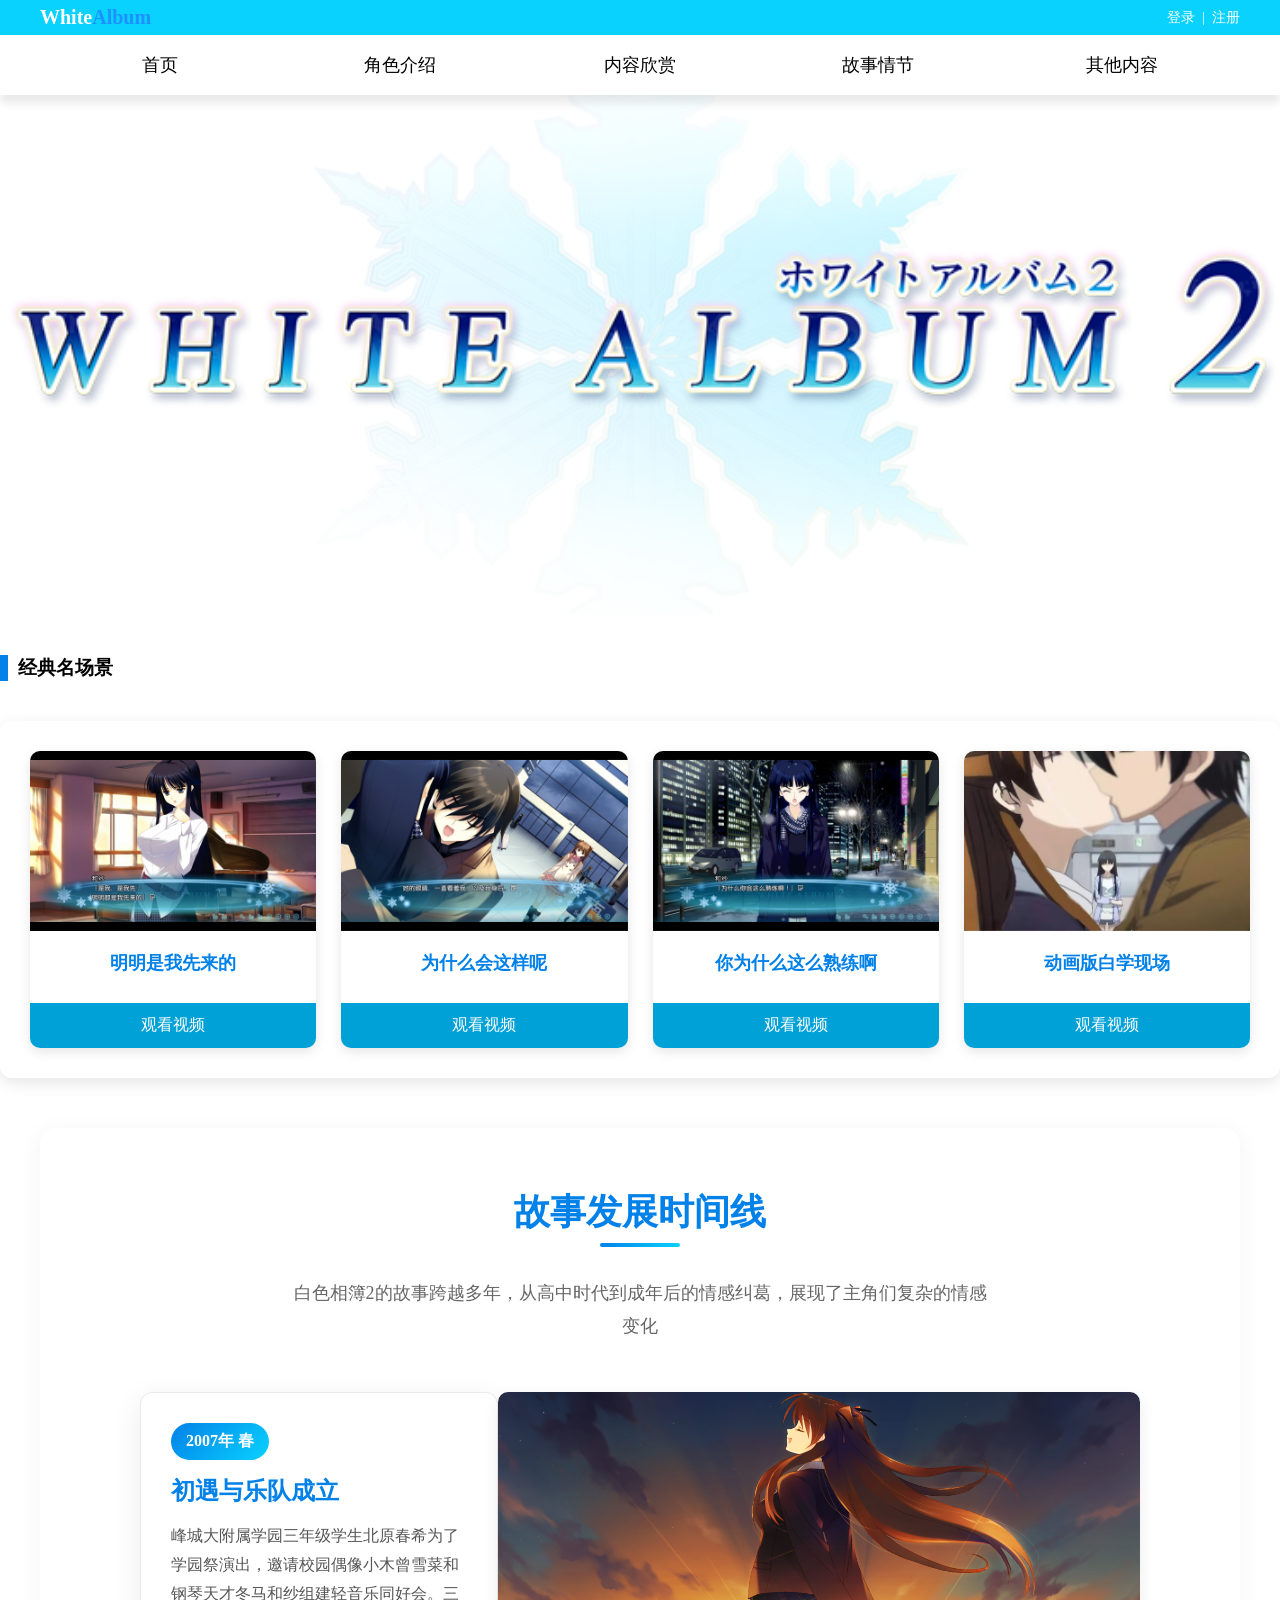
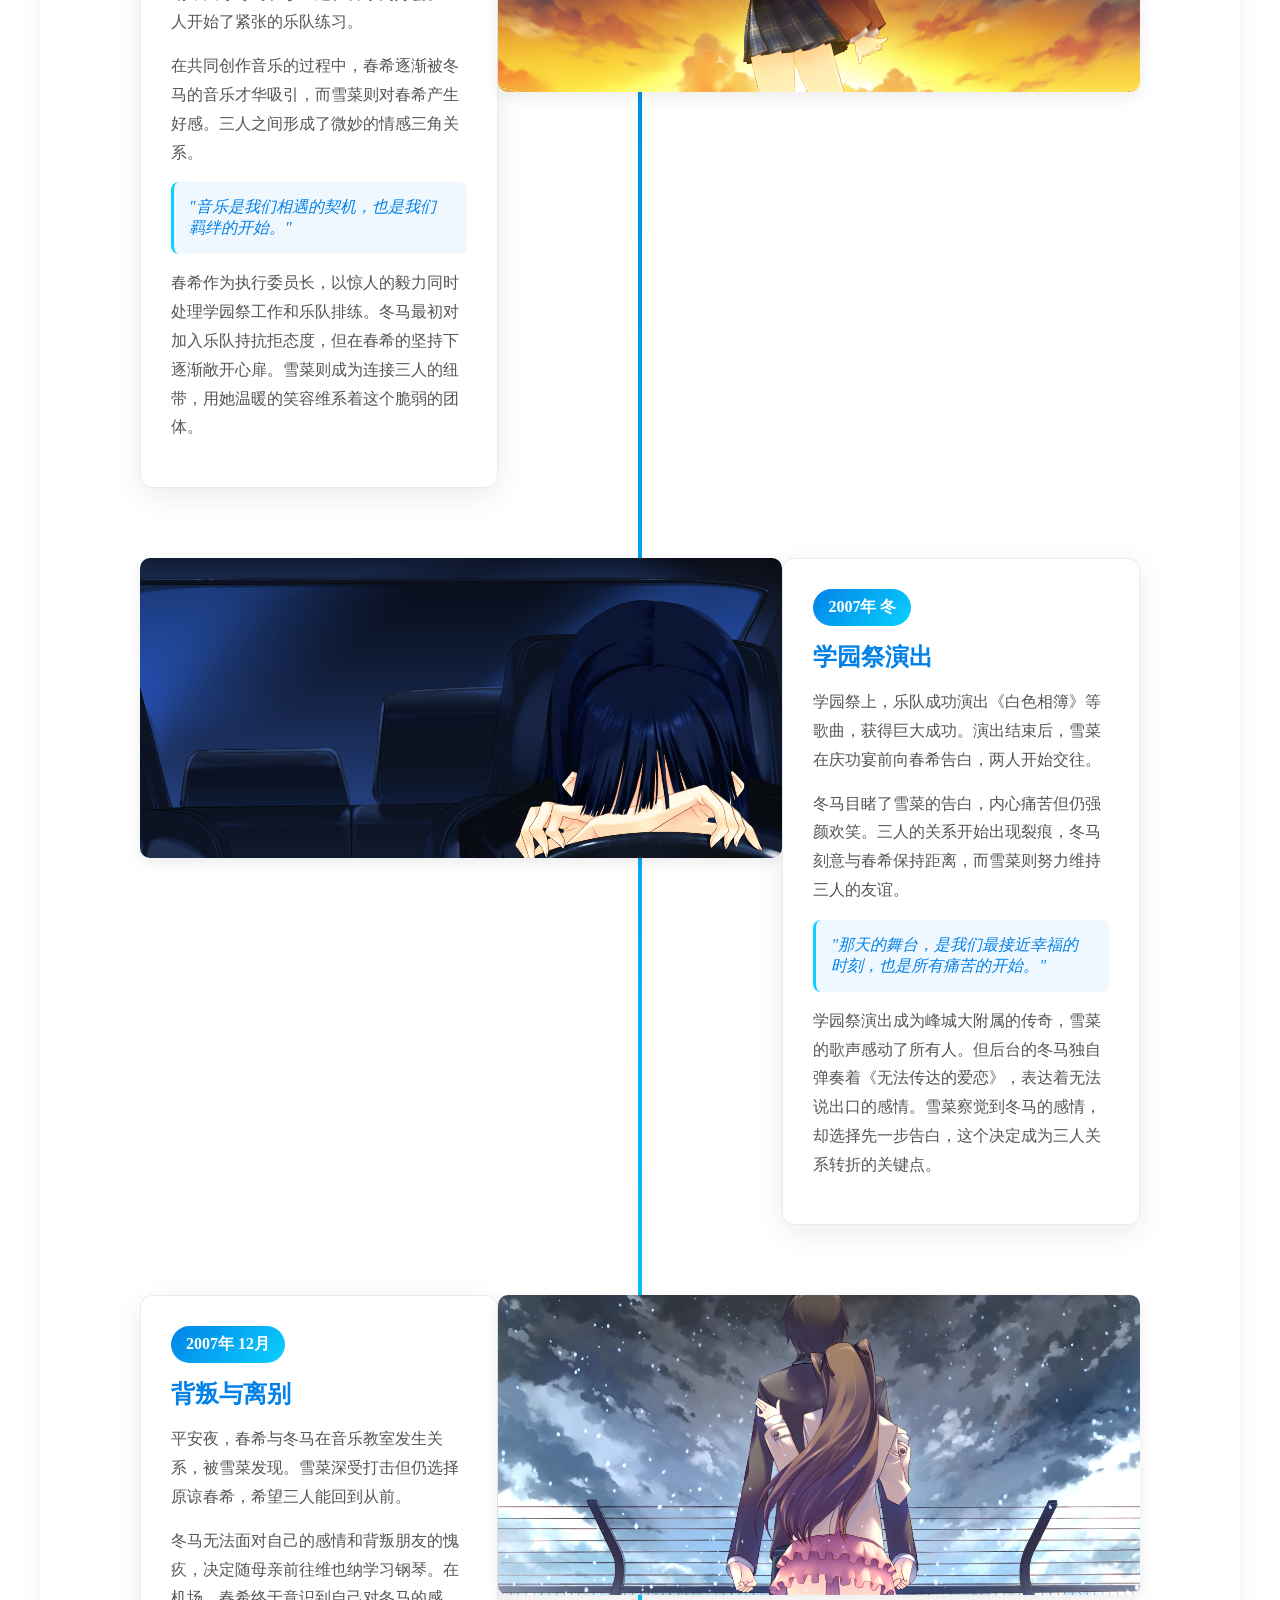
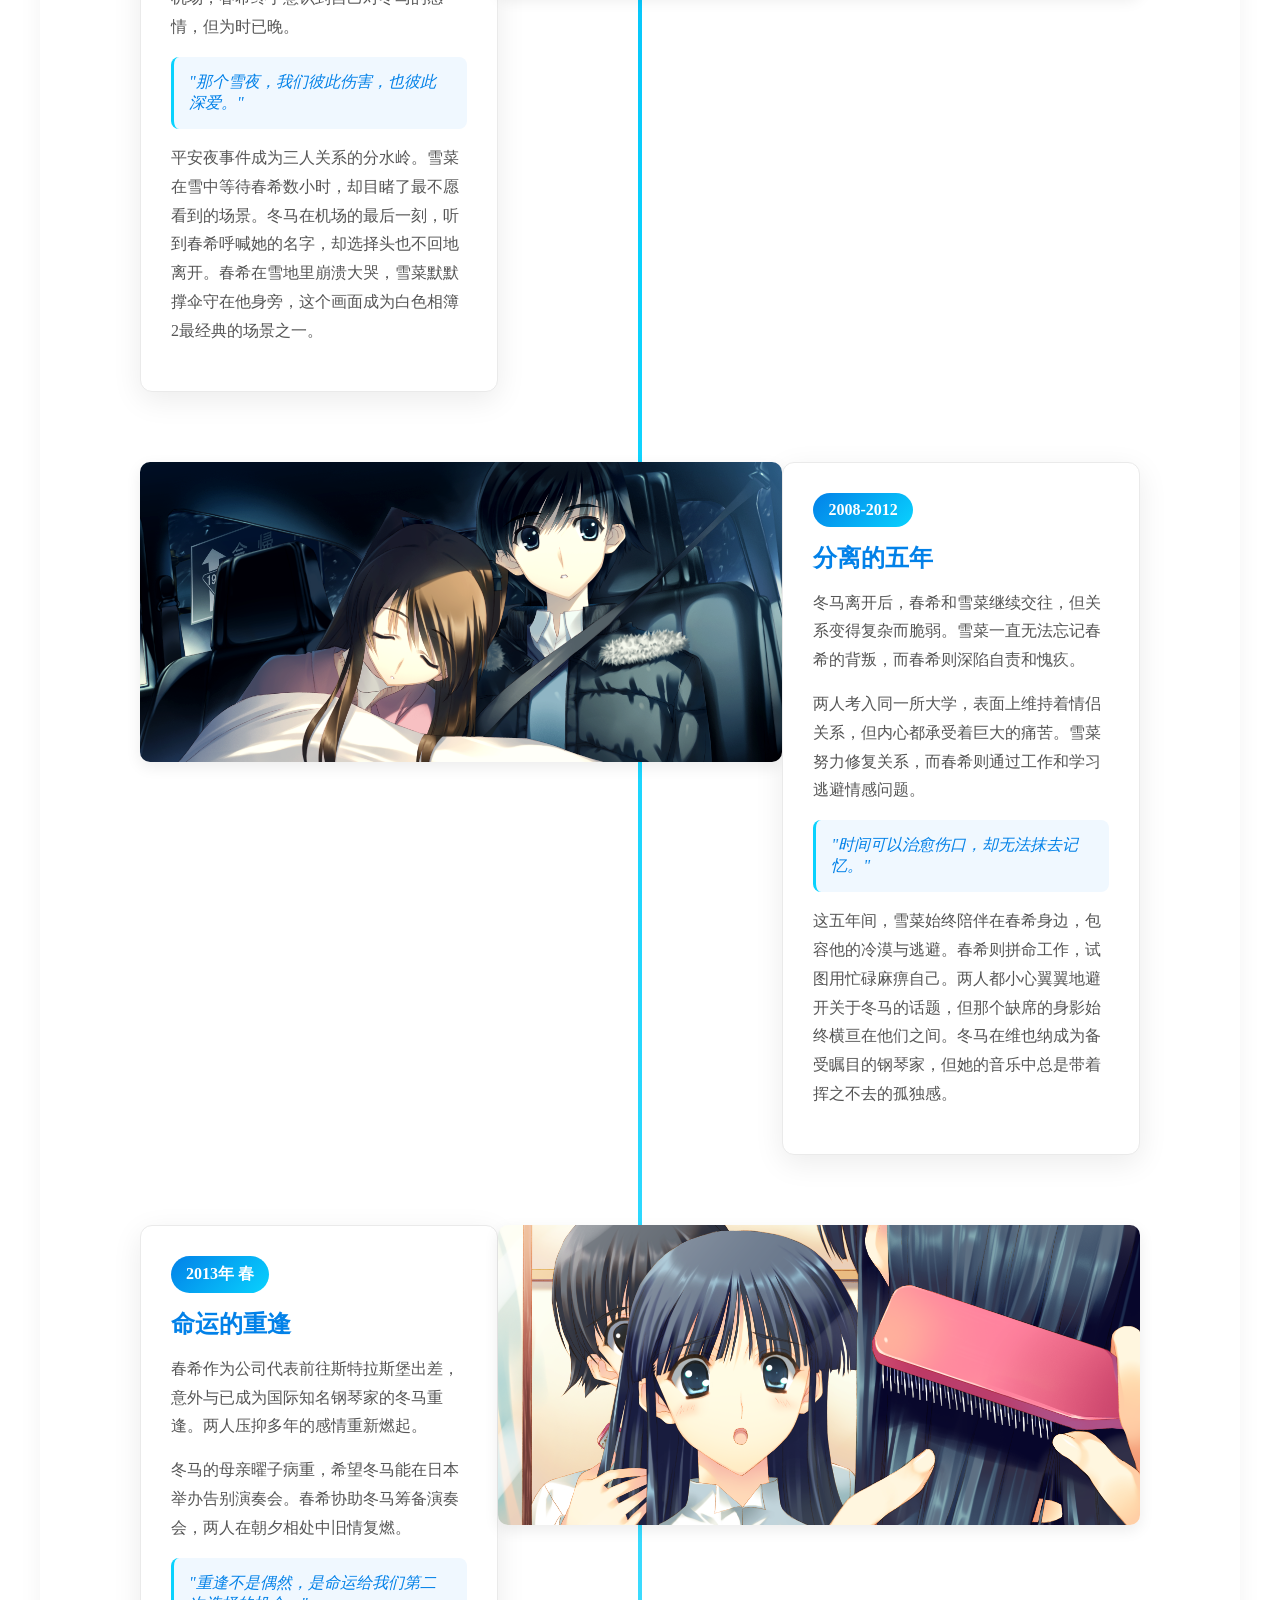
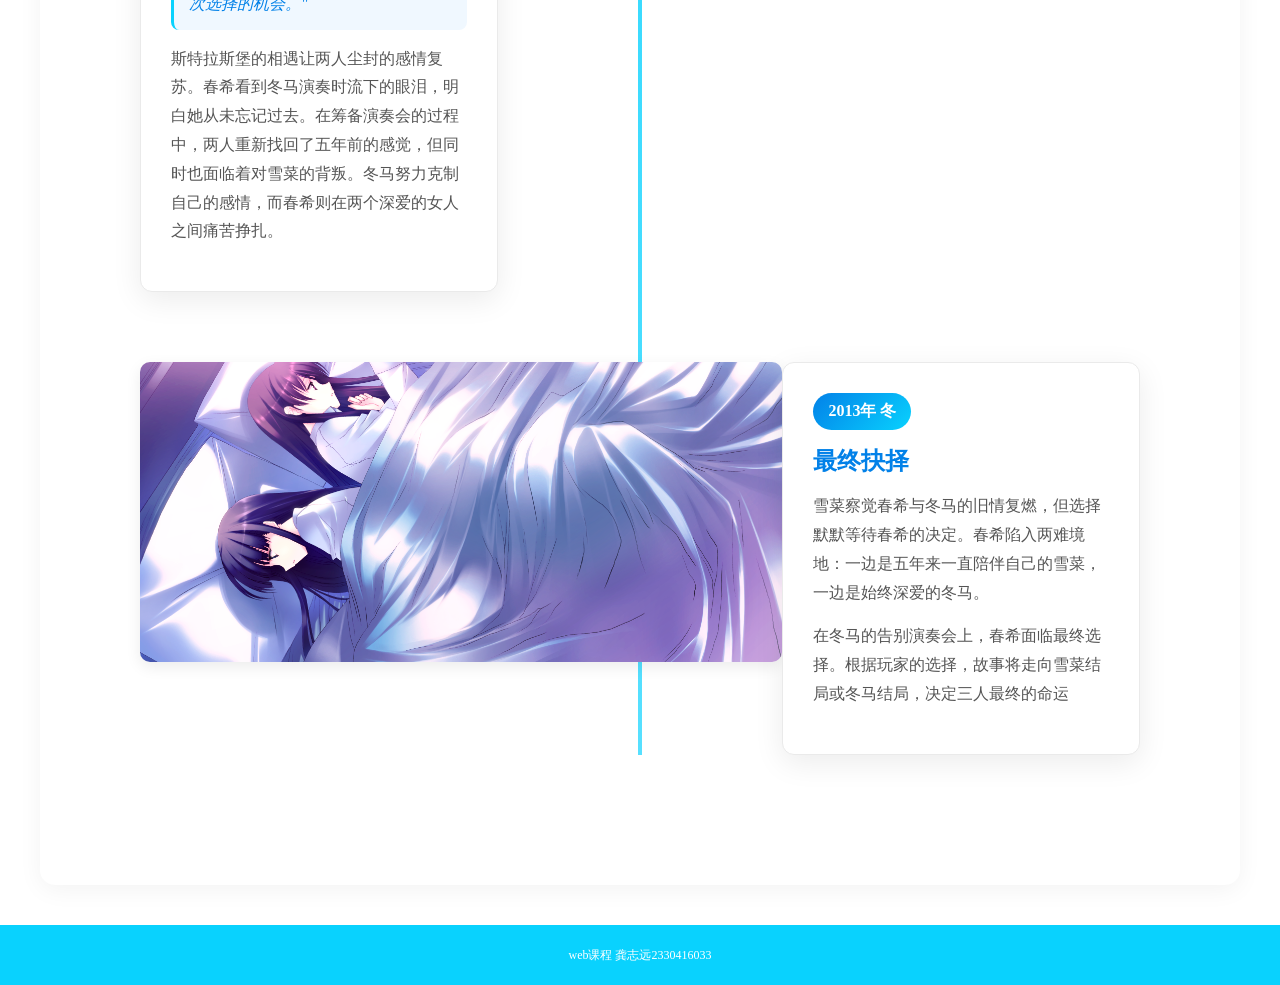
<file: story.html>
<!DOCTYPE html>
<html lang="zh_CN">

<head>
    <meta charset="UTF-8">
    <link rel="stylesheet" href="./css/common.css">
    <link rel="stylesheet" href="./css/story.css">
    <title>故事情节</title>
</head>

<body>
	<audio id="bgm" loop style="display: none;">
		<source src="music/white album.ogg" type="audio/ogg">
	</audio>
    <div class="top">
	<ul class="loginbar clearboth container">
		<li><a href="index.html">White<span>Album</span></a></li>
		<li>&nbsp;&nbsp;|&nbsp;&nbsp;<a href="register.html">注册</a></li>
		<li><a href="login.html">登录</a></li>
	</ul>
    </div>
    <div id="header">
        <ul class="nav clearboth container">
            <li><a href="index.html">首页</a></li>
            <li><a href="role.html">角色介绍</a></li>
            <li><a href="appreciate.html">内容欣赏</a></li>
            <li><a href="story.html">故事情节&nbsp;</a></li>
            <li><a href="others.html">&nbsp;其他内容</a></li>
        </ul>
    </div>
    <div class="banner-wrapper clear"></div>

	
        <!-- B站同人视频区域 -->
        <div class="column-title section-animate">
            <h3>经典名场景</h3>
        </div>
        <div class="bilibili-section section-animate">
            <div class="bilibili-grid">
                <div class="bilibili-card">
                    <div class="bilibili-thumb">
						<img src="./image/mms.jpg" alt="">
                    </div>
                    <div class="bilibili-info">
                        <h4>明明是我先来的</h4>
                    </div>
                    <a href="https://www.bilibili.com/video/BV1b34y1X7UE" class="bilibili-link" target="_blank">观看视频</a>
                </div>
                
                <div class="bilibili-card">
                    <div class="bilibili-thumb">
						<img src="./image/wsm.png" alt="">
                    </div>
                    <div class="bilibili-info">
                        <h4>为什么会这样呢</h4>
                    </div>
                    <a href="https://www.bilibili.com/video/BV1fY411s74p" class="bilibili-link" target="_blank">观看视频</a>
                </div>
                
                <div class="bilibili-card">
                    <div class="bilibili-thumb">
						<img src="./image/sl.png" alt="">
                    </div>
                    <div class="bilibili-info">
                        <h4>你为什么这么熟练啊</h4>
                    </div>
                    <a href="https://www.bilibili.com/video/BV1MP4y1G7Yt" class="bilibili-link" target="_blank">观看视频</a>
                </div>
				<div class="bilibili-card">
                    <div class="bilibili-thumb">
						<img src="./image/tv.jpg" alt="">
                    </div>
                    <div class="bilibili-info">
                        <h4>动画版白学现场</h4>
                    </div>
                    <a href="https://www.bilibili.com/video/BV1fJ41177X2" class="bilibili-link" target="_blank">观看视频</a>
                </div>
			</div>
			</div>
	
	<div class="container">
        <!-- 时间线内容 -->
        <section class="timeline-section">
            <div class="section-title">
                <h2>故事发展时间线</h2>
                <p>白色相簿2的故事跨越多年，从高中时代到成年后的情感纠葛，展现了主角们复杂的情感变化</p>
            </div>
            
            <div class="timeline">
                <!-- 时间线项目1 -->
                <div class="timeline-item">
                    <div class="timeline-content">
                        <span class="timeline-time">2007年 春</span>
                        <h3>初遇与乐队成立</h3>
                        <p>峰城大附属学园三年级学生北原春希为了学园祭演出，邀请校园偶像小木曾雪菜和钢琴天才冬马和纱组建轻音乐同好会。三人开始了紧张的乐队练习。</p>
                        <p>在共同创作音乐的过程中，春希逐渐被冬马的音乐才华吸引，而雪菜则对春希产生好感。三人之间形成了微妙的情感三角关系。</p>
                        <div class="highlight">
                            "音乐是我们相遇的契机，也是我们羁绊的开始。"
                        </div>
                        <p>春希作为执行委员长，以惊人的毅力同时处理学园祭工作和乐队排练。冬马最初对加入乐队持抗拒态度，但在春希的坚持下逐渐敞开心扉。雪菜则成为连接三人的纽带，用她温暖的笑容维系着这个脆弱的团体。</p>
                    </div>
                    <div class="timeline-img">
						<img src="image/v100200.png" alt="">
                    </div>
                </div>
                
                <!-- 时间线项目2 -->
                <div class="timeline-item">
                    <div class="timeline-content">
                        <span class="timeline-time">2007年 冬</span>
                        <h3>学园祭演出</h3>
                        <p>学园祭上，乐队成功演出《白色相簿》等歌曲，获得巨大成功。演出结束后，雪菜在庆功宴前向春希告白，两人开始交往。</p>
                        <p>冬马目睹了雪菜的告白，内心痛苦但仍强颜欢笑。三人的关系开始出现裂痕，冬马刻意与春希保持距离，而雪菜则努力维持三人的友谊。</p>
                        <div class="highlight">
                            "那天的舞台，是我们最接近幸福的时刻，也是所有痛苦的开始。"
                        </div>
                        <p>学园祭演出成为峰城大附属的传奇，雪菜的歌声感动了所有人。但后台的冬马独自弹奏着《无法传达的爱恋》，表达着无法说出口的感情。雪菜察觉到冬马的感情，却选择先一步告白，这个决定成为三人关系转折的关键点。</p>
                    </div>
                    <div class="timeline-img">
                        <img src="./image/v101207.bmp" alt="">
                    </div>
                </div>
                
                <!-- 时间线项目3 -->
                <div class="timeline-item">
                    <div class="timeline-content">
                        <span class="timeline-time">2007年 12月</span>
                        <h3>背叛与离别</h3>
                        <p>平安夜，春希与冬马在音乐教室发生关系，被雪菜发现。雪菜深受打击但仍选择原谅春希，希望三人能回到从前。</p>
                        <p>冬马无法面对自己的感情和背叛朋友的愧疚，决定随母亲前往维也纳学习钢琴。在机场，春希终于意识到自己对冬马的感情，但为时已晚。</p>
                        <div class="highlight">
                            "那个雪夜，我们彼此伤害，也彼此深爱。"
                        </div>
                        <p>平安夜事件成为三人关系的分水岭。雪菜在雪中等待春希数小时，却目睹了最不愿看到的场景。冬马在机场的最后一刻，听到春希呼喊她的名字，却选择头也不回地离开。春希在雪地里崩溃大哭，雪菜默默撑伞守在他身旁，这个画面成为白色相簿2最经典的场景之一。</p>
                    </div>
                    <div class="timeline-img">
                        <img src="./image/v103200.bmp" alt="">
                    </div>
                </div>
                
                <!-- 时间线项目4 -->
                <div class="timeline-item">
                    <div class="timeline-content">
                        <span class="timeline-time">2008-2012</span>
                        <h3>分离的五年</h3>
                        <p>冬马离开后，春希和雪菜继续交往，但关系变得复杂而脆弱。雪菜一直无法忘记春希的背叛，而春希则深陷自责和愧疚。</p>
                        <p>两人考入同一所大学，表面上维持着情侣关系，但内心都承受着巨大的痛苦。雪菜努力修复关系，而春希则通过工作和学习逃避情感问题。</p>
                        <div class="highlight">
                            "时间可以治愈伤口，却无法抹去记忆。"
                        </div>
                        <p>这五年间，雪菜始终陪伴在春希身边，包容他的冷漠与逃避。春希则拼命工作，试图用忙碌麻痹自己。两人都小心翼翼地避开关于冬马的话题，但那个缺席的身影始终横亘在他们之间。冬马在维也纳成为备受瞩目的钢琴家，但她的音乐中总是带着挥之不去的孤独感。</p>
                    </div>
                    <div class="timeline-img">
                        <img src="./image/v200700.bmp" alt="">
                    </div>
                </div>
                
                <!-- 时间线项目5 -->
                <div class="timeline-item">
                    <div class="timeline-content">
                        <span class="timeline-time">2013年 春</span>
                        <h3>命运的重逢</h3>
                        <p>春希作为公司代表前往斯特拉斯堡出差，意外与已成为国际知名钢琴家的冬马重逢。两人压抑多年的感情重新燃起。</p>
                        <p>冬马的母亲曜子病重，希望冬马能在日本举办告别演奏会。春希协助冬马筹备演奏会，两人在朝夕相处中旧情复燃。</p>
                        <div class="highlight">
                            "重逢不是偶然，是命运给我们第二次选择的机会。"
                        </div>
                        <p>斯特拉斯堡的相遇让两人尘封的感情复苏。春希看到冬马演奏时流下的眼泪，明白她从未忘记过去。在筹备演奏会的过程中，两人重新找回了五年前的感觉，但同时也面临着对雪菜的背叛。冬马努力克制自己的感情，而春希则在两个深爱的女人之间痛苦挣扎。</p>
                    </div>
                    <div class="timeline-img">
                        <img src="./image/v207200.png" alt="">
                    </div>
                </div>
                
                <!-- 时间线项目6 -->
                <div class="timeline-item">
                    <div class="timeline-content">
                        <span class="timeline-time">2013年 冬</span>
                        <h3>最终抉择</h3>
                        <p>雪菜察觉春希与冬马的旧情复燃，但选择默默等待春希的决定。春希陷入两难境地：一边是五年来一直陪伴自己的雪菜，一边是始终深爱的冬马。</p>
						<p>在冬马的告别演奏会上，春希面临最终选择。根据玩家的选择，故事将走向雪菜结局或冬马结局，决定三人最终的命运</p>
                </div>
					<div class="timeline-img">
						<img src="image/v208200.png" alt="">
                    </div>
				</div>
		</div>
		</section>
		</div>
	
<div class="copyright">
web课程 龚志远2330416033
</div>
	
</body>

</html>
</file>
<file: css/common.css>
* {
    margin: 0;
    padding: 0;
}

body{
    background-color: #fff;
}

ul {
    list-style: none;
}

a {
    color: inherit;
    text-decoration: none;
}


.container {
    max-width: 1200px;
    margin: 0 auto;
    
}

.left{
    float: left;
}

.right{
    float: right;
}


.clear{
    clear: both;
}



.clearboth::after {
    content: '';
    clear: both;
    display: block;
    width: 0;
    height: 0;
    overflow: hidden;
}



.flexbox {
    display: -webkit-flex;
    display: -webkit-box;
    display: -moz-box;
    display: -ms-flexbox;
    display: flex;
}


.column-title{
    margin: 40px 0;
}


.column-title h2{
    text-align: center;
}



.column-title h3{
    padding-left: 10px;
    border-left: 8px solid #0281E8;
    text-align: left;
}


.column-text p{
    text-indent: 2em;
    line-height: 30px;
}


.column-img{
    overflow: hidden;
}

.column-img img{
    vertical-align: top;
}


.current-nav{
    color: #fff !important;
    font-size: 20px !important;
    background-color: #09d2fe !important;
    border-bottom: 2px solid #ffee34 !important;
}


#header{
    position: sticky;
    top: 0;
    z-index: 999;
    width: 100%;
    background-color: #fff;
    box-shadow: 0 8px 8px rgba(0, 0, 0, 0.087);
}


.top{
    background-color: #09d2fe;
}

.loginbar li{
    float: right;
    height: 35px;
    font-size: 14px;
    color: #fff;
    line-height: 35px;
}

.loginbar li:first-child{
    float: left;
    font-weight: 900;
    font-size: 20px;
    font-family: 'Times New Roman', Times, serif;
}

.loginbar li:first-child span{
    color: #1E90FF;
}

.loginbar li a:hover{
    text-decoration: underline;
}

.loginbar li:first-child a:hover{
    text-decoration: none;
}

/* banner start */
.banner-wrapper {
    height: 520px;
    color: #fff;
    background: url(../image/T0011.png) no-repeat center/cover;
}

.child-banner{
    height: 420px;
    background: url(../image/T0011.png) no-repeat center/cover;
}

.nav {
    background-color: #fff;
}

.nav li{
    width: 20%;
    height: 60px;
    float: left;
    text-align: center;
}

.nav li a {
    display: inline-block;
    width: 100%;
    height: 100%;
    font-size: 18px;
    line-height: 60px;
}

.nav li a:hover {
   text-decoration: underline;
   color: #fff;
   background-color:#09d2fe;
}


.copyright {
    height: 60px;
    font-size: 12px;
    text-align: center;
    line-height: 60px;
    background-color:#09d2fe;
    color: #fff;
}
</file>
<file: css/index.css>
/* 首页 */
.column-one-content{
    color: #fff;
    background-color: #57E0FF;
    background: url(../image/sys_07100.png) no-repeat center bottom/cover;
    background-attachment: fixed;
}

.cilumn-one-img img{
    width: 100%;
}

.column-one-text{
    padding: 20px 40px;
}

.column-two{
    height: 250px;
}

.column-two-card{
    width: 15%;
    height: 180px;
    margin-right: 24px;
    text-align: center;
    box-shadow: 0 0 8px rgba(0, 0, 0, 0.153);
    transition: all .3s linear;
}

.column-two-card:last-child{
    margin: 0;
}

.column-two-card h2{
    padding-top: 50px;
    font-size: 42px;
    color: #09d2fe;
    transition: all .3s linear;
}

.column-two-card h3{
    color: #006176;
    margin-bottom: 5px;
}

.column-two-card p{
    display: none;
    padding: 5px;
    color: #fff;
}

.column-two-card:hover{
    height: 200px;
    background-color:#09d2fe;
}

.column-two-card:hover h2{
    padding-top: 5px;
    color: #fff;
}

.column-two-card:hover p{
    display: block;
}

.index-video{
    width: 80%;
    margin-left: 120px;
}

.index-video video{
    vertical-align: top;
}


.column-four-content {
  display: flex; 
  gap: 8px; 
}

.column-four-img {
  flex: 1; 
  overflow: hidden; 
}


.column-four-img img {
  width: 100%; 
  height: auto;
  transition: transform 0.3s ease; 
  object-fit: contain; 
}

.column-four-img img:hover{
    -moz-transform: scale(1.1);
    -ms-transform: scale(1.1);
    -webkit-transform: scale(1.1);
    -o-transform: scale(1.1);
    transform: scale(1.1);
}


.column-four{
    margin-bottom: 40px;
}


@keyframes trail {
    from {
        transform: scale(1);
        opacity: 1;
    }
    to {
        transform: scale(2);
        opacity: 0;
    }
}

.top .loginbar li {
  white-space: nowrap; /* 防止换行 */
  padding: 0 8px; /* 调整间距 */
}
</file>
<file: css/appreciate.css>
/* 图片画廊样式 */
.image-gallery {
    display: flex;
    flex-wrap: wrap;
    gap: 20px;
    margin-bottom: 40px;
}

.gallery-item {
    width: calc(50% - 10px);
    border-radius: 8px;
    overflow: hidden;
}

.gallery-item img {
    width: 100%;
    height: 200px;
    object-fit: cover;
    transition: transform 0.3s;
}

.gallery-item img:hover {
    transform: scale(1.05);
}

/* 调整视频尺寸 */
.video-clip-card {
    width: 24%; 
}

.video-clip-v {
    height: 200px; 
    position: relative;
}

.video-clip-v video {
    width: 100%;
    height: 100%;
    object-fit: cover;
}

/* 图片轮播 */
.gallery-item {
    position: relative;
    overflow: hidden;
}

.image-container {
    position: relative;
    height: 200px;
}

.image-container img {
    position: absolute;
    width: 100%;
    height: 100%;
    object-fit: cover;
    opacity: 0;
    transition: opacity 0.5s ease-in-out;
}

.image-container img.active {
    opacity: 1;
}

/* 音乐列表样式 */

.video-column-music ul > li {
	background: rgba(255, 255, 255, 0.85);
	border-radius: 8px;
	padding: 15px;
	margin-bottom: 15px;
	box-shadow: 0 4px 8px rgba(0, 0, 0, 0.1);
	transition: transform 0.3s ease, box-shadow 0.3s ease;
}


.video-column-music p {
	display: inline-block;
	width: 70%;
	height: 54px;
	line-height: 54px;
	vertical-align: middle;
	font-size: 16px;
	border-bottom: 1px solid #3498db;
	padding-left: 10px;
}

.video-column-music p:hover {
	color: #e74c3c;
	cursor: pointer;
}

.video-column-music audio {
	width: 25%;
	margin-left: 20px;
	vertical-align: middle;
	border-radius: 30px;
}


/* PDF区域样式 */
.pdf-section {
	background: rgba(255, 255, 255, 0.9);
	padding: 25px;
	border-radius: 10px;
	margin-bottom: 40px;
	box-shadow: 0 5px 15px rgba(0, 0, 0, 0.1);
}

.pdf-item {
	margin-bottom: 15px;
	padding: 12px 15px;
	background: rgba(236, 240, 241, 0.7);
	border-radius: 6px;
	transition: background 0.3s ease;
}

.pdf-item:hover {
	background: rgba(189, 195, 199, 0.5);
}

.pdf-link {
	display: flex;
	align-items: center;
	color: #2980b9;
	font-size: 16px;
	font-weight: 500;
}

.pdf-icon {
	width: 32px;
	margin-right: 15px;
}

.pdf-link:hover {
	color: #e74c3c;
}
</file>
<file: css/loginregister.css>
#bg-box{
    position: relative;
    width: 100%;
    height: 100vh;
}

#bg-box::after{
    content: '';
    position: absolute;
    top: 0;
    left: 0;
    z-index: -1;
    width: 100%;
    height: 100%;
    background: url("../image/sys_07100.png") no-repeat center/cover;
    filter: blur(4px);
}

.rigister-form{
    position: absolute;
    top: 50%;
    left: 50%;
    width: 360px;
    height: 400px;
    padding: 0 20px;
    background-color: #fff;
    box-shadow: 0 2px 8px rgba(0, 0, 0, 0.137);
    transform: translate(-50%,-50%);
}

.rigister-form h2{
    margin: 70px 0 40px;
    text-align: center;
}

.login-form h2{
    margin: 50px 0 40px;
}

.rigister-form label,
.rigister-form input{
    display: inline-block;
}

.rigister-form label{
    width: 25%;
    text-align: right;
}

.rigister-form input{
    width: 70%;
    height: 30px;
    outline: none;
    border: 1px solid #09d2fe;
}

.account-bar{
    margin-bottom: 10px;
}

.account-bar input{
    padding-left: 5px;
    box-sizing: border-box;
}

.account-bar input:hover{
    border: 2px solid #09d2fe;
}

.submit-bar{
    margin: 40px 0;
    text-align: center;
}

.submit-bar input{
    width: 120px;
    color: #fff;
    cursor: pointer;
    background-color: #09d2fe;
}

.submit-bar input:hover{
    background-color: #0ac6f0;
}

.submit-bar input:first-child{
    margin-right: 20px;
}

/* 在原有样式基础上添加以下内容 */
.error-message {
    color: #ff0000;
    font-size: 12px;
    margin-top: 5px;
    text-align: right;
    height: 16px;
}

input.error {
    border: 2px solid #ff0000 !important;
}

/* 新增验证码样式 */
#captchaContainer {
    margin-left: 10px;
    vertical-align: middle;
}

#captchaContainer canvas {
    border: 1px solid #09d2fe;
    border-radius: 4px;
}

/* 调整验证码输入框宽度 */
#captcha {
    width: 150px;
}

/* 登录状态面板样式 */
#logoutPanel {
    display: inline-block;
    margin-left: 10px;
}

#logoutPanel span {
    color: #09d2fe;
    margin-right: 5px;
}

#logoutLink {
    color: #ff6b6b;
    text-decoration: none;
}

#logoutLink:hover {
    text-decoration: underline;
}
</file>
<file: css/others.css>
body { 
	text-align: center; background: #ffffff;
}


canvas { 
	border: 2px solid #09d2fe; box-shadow: 0 0 15px rgba(9,210,254,0.3); 
}.controls { 
	margin: 20px; 
}


button { 
	padding: 8px 15px; margin: 0 5px; cursor: pointer; 
}


.email-link {
    color: #09d2fe;
    text-decoration: none;
    padding: 5px 10px;
    border: 1px solid #09d2fe;
    border-radius: 4px;
}


.email-link:hover {
    background: rgba(9,210,254,0.1);
}


.search-container {
    margin: 20px auto;
    width: 60%;
}
.search-input {
    width: 70%;
    padding: 8px;
    border: 2px solid #09d2fe;
    border-radius: 4px 0 0 4px;
}
.search-btn {
    width: 30%;
    padding: 8px;
    background: #09d2fe;
    color: white;
    border: none;
    border-radius: 0 4px 4px 0;
    cursor: pointer;
}

#drawingCanvas {
    border: 2px solid #09d2fe;
    box-shadow: 0 0 15px rgba(9,210,254,0.3);
    margin: 20px auto;
    cursor: crosshair;
}
.coordinates {
    text-align: center;
    font-family: Arial;
    color: #666;
}

/* 添加地图容器样式 */
    #map-container {
        width: 100%;
        height: 500px;
        border-radius: 12px;
        overflow: hidden;
        box-shadow: 0 5px 15px rgba(0, 0, 0, 0.3);
        margin: 20px 0;
        border: 1px solid rgba(255, 255, 255, 0.2);
    }
    
    .location-info {
        display: flex;
        justify-content: space-between;
        margin-top: 15px;
        background: rgba(0, 0, 0, 0.3);
        padding: 15px;
        border-radius: 8px;
        color: #ddd;
    }
    
    .location-info p {
        margin: 5px 0;
    }
    
    .map-controls {
        display: flex;
        gap: 15px;
        margin-top: 15px;
    }
    
    .map-controls button {
        background: linear-gradient(45deg, #00c6ff, #0072ff);
        color: white;
        border: none;
        padding: 10px 20px;
        border-radius: 8px;
        font-size: 14px;
        font-weight: 600;
        cursor: pointer;
        transition: all 0.3s ease;
        box-shadow: 0 5px 15px rgba(0, 114, 255, 0.3);
    }
    
    .map-controls button:hover {
        transform: translateY(-3px);
        box-shadow: 0 8px 20px rgba(0, 114, 255, 0.4);
    }


/* Entrez搜索区域样式 */
        .entrez-container {
            background: linear-gradient(135deg, #e6f7ff, #f0f9ff);
            border-radius: 12px;
            padding: 25px;
            margin: 30px auto;
            width: 85%;
            box-shadow: 0 8px 25px rgba(9, 210, 254, 0.15);
            border: 1px solid rgba(9, 210, 254, 0.3);
        }
        
        .entrez-header {
            text-align: center;
            margin-bottom: 25px;
        }
        
        .entrez-header h2 {
            color: #0281E8;
            font-size: 28px;
            margin-bottom: 10px;
            text-shadow: 0 2px 4px rgba(0,0,0,0.1);
        }
        
        .entrez-header p {
            color: #666;
            font-size: 16px;
            max-width: 700px;
            margin: 0 auto;
            line-height: 1.6;
        }
        
        .entrez-form {
            display: flex;
            flex-wrap: wrap;
            gap: 15px;
            justify-content: center;
            margin-bottom: 20px;
        }
        
        .search-select {
            width: 25%;
            padding: 12px 15px;
            border: 2px solid #09d2fe;
            border-right: none;
            border-radius: 4px 0 0 4px;
            background: white;
            font-size: 16px;
            color: #333;
        }
        
        .search-input {
            width: 45%;
            padding: 12px 15px;
            border: 2px solid #09d2fe;
            border-radius: 0;
            font-size: 16px;
        }
        
        .search-btn {
            width: 20%;
            padding: 12px;
            background: linear-gradient(45deg, #09d2fe, #0281E8);
            color: white;
            border: none;
            border-radius: 0 4px 4px 0;
            cursor: pointer;
            font-size: 16px;
            font-weight: 600;
            transition: all 0.3s;
        }
        
        .search-btn:hover {
            background: linear-gradient(45deg, #0281E8, #09d2fe);
            transform: translateY(-2px);
            box-shadow: 0 5px 15px rgba(9, 210, 254, 0.4);
        }
        
        /* 模式选择器样式 */
        .mode-selector {
            display: flex;
            justify-content: center;
            gap: 15px;
            margin: 20px 0;
        }
        
        .mode-btn {
            padding: 10px 20px;
            background: #e6f7ff;
            border: 1px solid #09d2fe;
            border-radius: 30px;
            cursor: pointer;
            transition: all 0.3s;
            font-size: 14px;
            font-weight: 600;
            color: #0281E8;
        }
        
        .mode-btn.active {
            background: linear-gradient(45deg, #09d2fe, #0281E8);
            color: white;
            border-color: #0281E8;
            box-shadow: 0 4px 10px rgba(9, 210, 254, 0.3);
        }
        
        /* 结果区域样式 */
        .results-container {
            margin: 30px auto;
            width: 90%;
            padding: 25px;
            border: 1px solid #09d2fe;
            border-radius: 12px;
            box-shadow: 0 0 20px rgba(9, 210, 254, 0.2);
            background: white;
            display: none;
        }
        
        .results-header {
            display: flex;
            justify-content: space-between;
            align-items: center;
            margin-bottom: 20px;
            padding-bottom: 15px;
            border-bottom: 1px solid #eee;
        }
        
        .results-count {
            font-size: 18px;
            color: #0281E8;
            font-weight: 600;
        }
        
        .result-item {
            padding: 20px;
            border-bottom: 1px solid #f0f0f0;
            transition: all 0.3s;
            border-radius: 8px;
        }
        
        .result-item:hover {
            background: rgba(9, 210, 254, 0.05);
            transform: translateY(-3px);
            box-shadow: 0 5px 15px rgba(0,0,0,0.05);
        }
        
        .result-title {
            color: #0281E8;
            font-weight: bold;
            font-size: 18px;
            margin-bottom: 8px;
            text-decoration: none;
            display: block;
        }
        
        .result-title:hover {
            text-decoration: underline;
        }
        
        .result-meta {
            font-size: 14px;
            color: #666;
            margin-bottom: 10px;
            display: flex;
            gap: 15px;
        }
        
        .result-meta span {
            display: flex;
            align-items: center;
        }
        
        .result-meta i {
            margin-right: 5px;
            color: #09d2fe;
        }
        
        .result-abstract {
            font-size: 15px;
            line-height: 1.6;
            color: #444;
            margin-top: 10px;
        }
        
        .pagination {
            margin-top: 30px;
            text-align: center;
            display: flex;
            justify-content: center;
            gap: 10px;
        }
        
        .pagination button {
            padding: 8px 15px;
            background: #e6f7ff;
            border: 1px solid #09d2fe;
            border-radius: 4px;
            cursor: pointer;
            transition: all 0.3s;
            color: #0281E8;
            font-weight: 600;
        }
        
        .pagination button.active {
            background: #09d2fe;
            color: white;
        }
        
        .pagination button:hover:not(.active) {
            background: rgba(9, 210, 254, 0.1);
        }
        
        /* 深度挖掘区域 */
        .deep-mining {
            margin-top: 30px;
            padding: 25px;
            border: 1px dashed #09d2fe;
            border-radius: 12px;
            background: rgba(9, 210, 254, 0.03);
            display: none;
        }
        
        .deep-mining h3 {
            color: #0281E8;
            margin-bottom: 20px;
            text-align: center;
            font-size: 22px;
        }
        
        .tool-container {
            display: flex;
            flex-wrap: wrap;
            justify-content: center;
            gap: 15px;
        }
        
        .tool-btn {
            padding: 12px 20px;
            background: linear-gradient(45deg, #09d2fe, #0281E8);
            color: white;
            border: none;
            border-radius: 30px;
            cursor: pointer;
            font-size: 15px;
            font-weight: 600;
            transition: all 0.3s;
            display: flex;
            align-items: center;
            gap: 8px;
        }
        
        .tool-btn:hover {
            transform: translateY(-3px);
            box-shadow: 0 5px 15px rgba(9, 210, 254, 0.4);
            background: linear-gradient(45deg, #0281E8, #09d2fe);
        }
        
        .loading {
            text-align: center;
            padding: 30px;
            display: none;
        }
        
        .spinner {
            border: 4px solid rgba(9, 210, 254, 0.2);
            border-top: 4px solid #09d2fe;
            border-radius: 50%;
            width: 40px;
            height: 40px;
            animation: spin 1s linear infinite;
            margin: 0 auto 20px;
        }
        
        @keyframes spin {
            0% { transform: rotate(0deg); }
            100% { transform: rotate(360deg); }
        }
        
        .error-message {
            background: #ffebee;
            color: #c62828;
            padding: 15px;
            border-radius: 8px;
            margin: 20px 0;
            display: none;
        }
        
        /* 响应式设计 */
        @media (max-width: 768px) {
            .entrez-form {
                flex-direction: column;
            }
            
            .search-select, .search-input, .search-btn {
                width: 100%;
                border-radius: 4px;
                margin-bottom: 10px;
            }
            
            .mode-selector {
                flex-wrap: wrap;
            }
        }

@media (max-width: 768px) {
  .entrez-form {
    flex-direction: column;
  }
  .search-select, .search-input, .search-btn {
    width: 100%;
    border-radius: 4px;
    margin-bottom: 10px;
  }
  /* 添加其他响应式样式 */
}

/* 添加结果分页样式 */
.pagination {
    display: flex;
    justify-content: center;
    margin-top: 20px;
}

.pagination button {
    margin: 0 5px;
    padding: 5px 10px;
    border: 1px solid #09d2fe;
    background: white;
    cursor: pointer;
}

.pagination button.active {
    background: #09d2fe;
    color: white;
}

/* 添加下载链接样式 */
.download-link {
    display: inline-block;
    padding: 8px 15px;
    background: #09d2fe;
    color: white;
    text-decoration: none;
    border-radius: 4px;
    margin-top: 10px;
}
</file>
<file: css/role.css>
.role-card-wrapper{
    margin-bottom: 40px;
    justify-content: space-between;
    flex-wrap: wrap;
}
.role-card{
    width: 31%;
}

.role-img{
    height: 372px;
    background-color: #fff;
    padding: 20px;
    box-shadow: 0 2px 8px rgba(0, 0, 0, 0.137);
    box-sizing: border-box;
}

.role-img img{
    height: 100%;
}

.role-text{
    padding: 20px;
}

.role-text h3{
    color: #0281E8;
    padding-bottom: 10px;
}

.role-card-wrapper2{
    background-color: #fff;
    padding: 20px;
    box-shadow: 0 2px 8px rgba(0, 0, 0, 0.137);
    box-sizing: border-box;
}

.role-card-wrapper2{
    align-items: center;
    margin-bottom: 40px;
}


.role-card-wrapper2 .role-img2{
    width: 25%;
}

.role-img2 img{
    width: 100%;
}

.role-card-wrapper2 .role-text{
    flex: 1;
}


.role-card.active {
  transform: translateY(-10px) rotate(3deg);
  filter: drop-shadow(0 5px 15px rgba(9,210,254,0.3));
}

 /* 响应式设计 */
        @media (max-width: 992px) {
            .role-card {
                width: 48%;
            }
            
            .role-card-wrapper2 .role-img2 {
                width: 30%;
            }
        }
        
        @media (max-width: 768px) {
            .nav li {
                margin: 0 10px;
            }
            
            .nav a {
                font-size: 16px;
                padding: 6px 10px;
            }
            
            .role-card {
                width: 100%;
            }
            
            .role-card-wrapper2 {
                flex-direction: column;
            }
            
            .role-card-wrapper2 .role-img2 {
                width: 50%;
                margin-bottom: 20px;
            }
        }
</file>
<file: css/story.css>
/* 时间线样式 */
        .timeline-section {
            padding: 60px 0;
            background-color: white;
            border-radius: 15px;
            box-shadow: 0 5px 25px rgba(0, 0, 0, 0.05);
            margin-bottom: 40px;
        }

        .section-title {
            text-align: center;
            margin-bottom: 50px;
        }

        .section-title h2 {
            font-size: 36px;
            color: #0281E8;
            margin-bottom: 15px;
            position: relative;
            display: inline-block;
        }

        .section-title h2::after {
            content: '';
            position: absolute;
            bottom: -10px;
            left: 50%;
            transform: translateX(-50%);
            width: 80px;
            height: 4px;
            background: linear-gradient(to right, #0281E8, #09d2fe);
            border-radius: 2px;
        }

        .section-title p {
            font-size: 18px;
            color: #666;
            max-width: 700px;
            margin: 25px auto 0;
            line-height: 1.8;
        }

        .timeline {
            position: relative;
            max-width: 1000px;
            margin: 0 auto;
        }

        .timeline::before {
            content: '';
            position: absolute;
            top: 0;
            bottom: 0;
            left: 50%;
            width: 4px;
            background: linear-gradient(to bottom, #0281E8, #09d2fe, #57E0FF);
            transform: translateX(-50%);
            z-index: 1;
        }

        .timeline-item {
            display: flex;
            margin-bottom: 70px;
            position: relative;
            z-index: 2;
        }

        .timeline-item:nth-child(even) {
            flex-direction: row-reverse;
        }

        .timeline-content {
            width: calc(50% - 40px);
            background: white;
            border-radius: 12px;
            padding: 30px;
            box-shadow: 0 8px 30px rgba(0, 0, 0, 0.08);
            transition: all 0.4s ease;
            border: 1px solid #eaeaea;
        }

        .timeline-item:hover .timeline-content {
            transform: translateY(-10px);
            box-shadow: 0 12px 35px rgba(0, 0, 0, 0.12);
            border-color: #09d2fe;
        }

        .timeline-img {
            width: 100%;
            height: 300px;
            border-radius: 10px;
            overflow: hidden;
            margin-bottom: 20px;
            box-shadow: 0 5px 15px rgba(0, 0, 0, 0.08);
        }

        .timeline-img img {
            width: 100%;
            height: 100%;
            object-fit: cover;
            transition: transform 0.5s ease;
        }

        .timeline-item:hover .timeline-img img {
            transform: scale(1.05);
        }

        .timeline-time {
            display: inline-block;
            background: linear-gradient(135deg, #0281E8, #09d2fe);
            color: white;
            padding: 8px 15px;
            border-radius: 20px;
            font-weight: 600;
            margin-bottom: 15px;
            font-size: 16px;
        }

        .timeline-content h3 {
            font-size: 24px;
            margin-bottom: 15px;
            color: #0281E8;
        }

        .timeline-content p {
            color: #555;
            margin-bottom: 15px;
            line-height: 1.8;
        }

        .timeline-content .highlight {
            background-color: #f0f8ff;
            padding: 15px;
            border-radius: 8px;
            border-left: 3px solid #09d2fe;
            margin: 15px 0;
            font-style: italic;
            color: #0281E8;
        }

        /* 响应式设计 */
        @media (max-width: 992px) {
            .timeline::before {
                left: 30px;
            }
            
            .timeline-item, .timeline-item:nth-child(even) {
                flex-direction: row;
            }
            
            .timeline-content {
                width: calc(100% - 80px);
                margin-left: 80px;
            }
            
            .banner-content h1 {
                font-size: 36px;
            }
        }
        
        @media (max-width: 768px) {
            .nav {
                flex-wrap: wrap;
            }
            
            .nav li {
                flex: 0 0 50%;
            }
            
            .banner-wrapper {
                height: 350px;
            }
            
            .banner-content {
                padding: 20px;
            }
            
            .banner-content h1 {
                font-size: 32px;
            }
            
            .timeline-content {
                width: calc(100% - 60px);
                margin-left: 60px;
            }
        }
        
        @media (max-width: 576px) {
            .nav li {
                flex: 0 0 100%;
            }
            
            .banner-wrapper {
                height: 300px;
            }
            
            .banner-content h1 {
                font-size: 28px;
            }
            
            .section-title h2 {
                font-size: 28px;
            }
            
            .timeline-content {
                width: 100%;
                margin-left: 30px;
            }
            
            .timeline::before {
                left: 15px;
            }
        }


/*B站视频区域样式 */
.bilibili-section {
    background: rgba(255, 255, 255, 0.9);
    border-radius: 12px;
    padding: 30px;
    margin-bottom: 50px;
    box-shadow: 0 5px 15px rgba(0, 0, 0, 0.1);
}

.bilibili-grid {
    display: grid;
    grid-template-columns: repeat(4, 1fr);
    gap: 25px;
}

.bilibili-card {
    background: #fff;
    border-radius: 10px;
    overflow: hidden;
    box-shadow: 0 4px 12px rgba(0, 0, 0, 0.1);
    transition: all 0.3s ease;
    display: flex;
    flex-direction: column;
    height: 100%; 
}

.bilibili-card:hover {
    transform: translateY(-5px);
    box-shadow: 0 8px 20px rgba(0, 0, 0, 0.15);
}

.bilibili-thumb {
    height: 180px; 
    position: relative;
    overflow: hidden;
}

.bilibili-thumb img {
    width: 100%;
    height: 100%;
    object-fit: cover;
    transition: transform 0.5s ease;
}

.bilibili-card:hover .bilibili-thumb img {
    transform: scale(1.05);
}


.bilibili-info {
    padding: 20px 15px 15px; 
    flex-grow: 1; 
    display: flex;
    flex-direction: column;
    justify-content: center; 
}

.bilibili-info h4 {
    font-size: 18px; 
    color: #0281E8;
    margin-bottom: 12px;
    line-height: 1.4;
    text-align: center; 
}

.bilibili-link {
    display: block;
    text-align: center;
    padding: 12px; 
    background: #00a1d6;
    color: white;
    font-weight: 500;
    transition: background 0.3s ease;
    font-size: 16px; 
}

.bilibili-link:hover {
    background: #0281E8;
}
</file>
